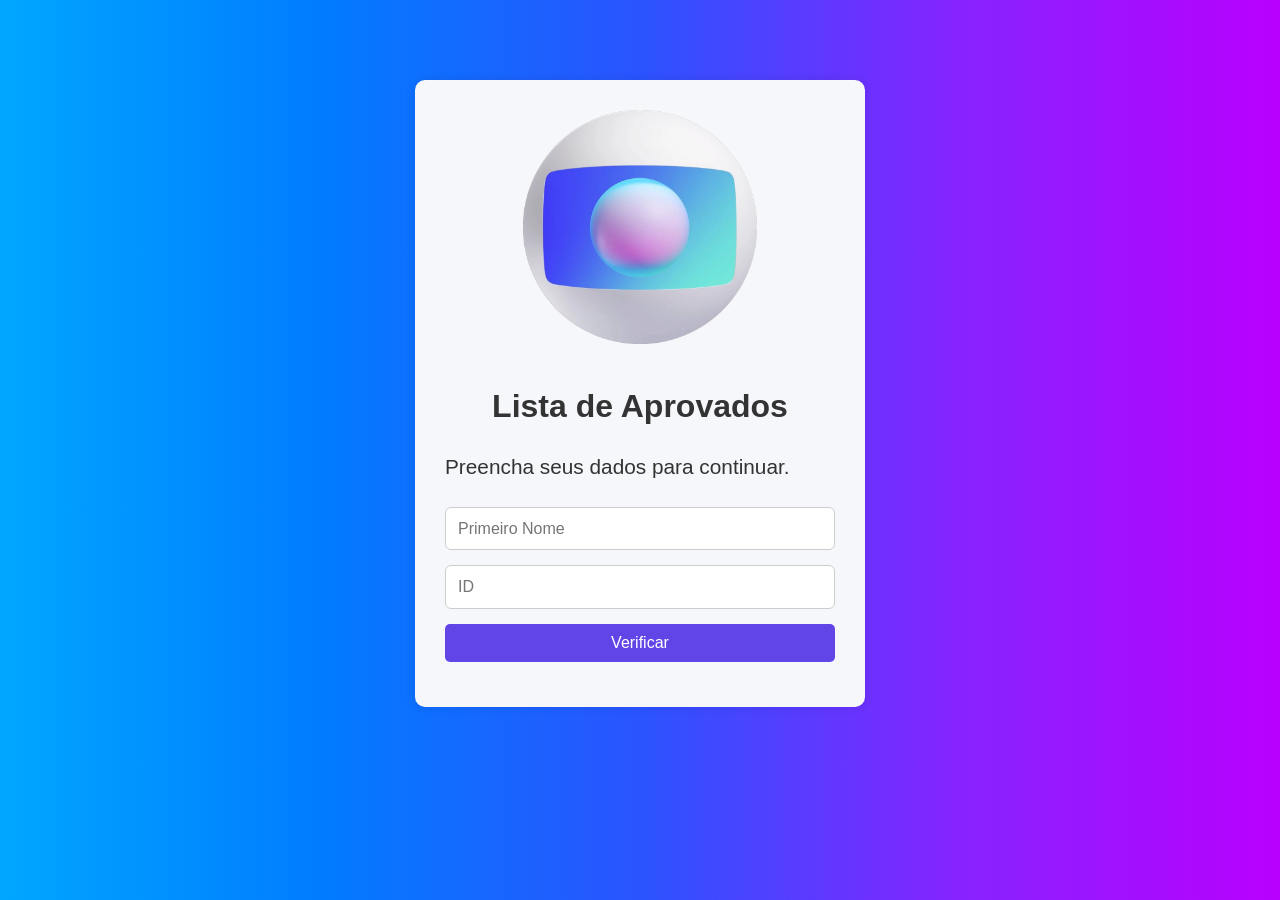
<file: Fase6/index.html>
<!DOCTYPE html>
<html lang="pt-br">

<head>
  <meta charset="UTF-8">
  <meta name="viewport" content="width=device-width, initial-scale=1.0">
  <link rel="stylesheet" href="styles/global.css">
  <title>Lista de Aprovados</title>
  <style>
    img {
      display: block;
      margin-left: auto;
      margin-right: auto;
      width: 60%;
      height: auto;
    }
  </style>
</head>

<body>
  <main class="container container-small">
    <img src="assets/Sem Título-1.png" alt="Globo">
    <br>
    <h1>Lista de Aprovados</h1>
    <p>Preencha seus dados para continuar.</p>
    <br>
    <form onsubmit="event.preventDefault(); verificar();">
      <input type="text" id="nome" placeholder="Primeiro Nome" required>
      <input type="text" id="id" placeholder="ID" required>
      <button type="submit">Verificar</button>
    </form>

<script>
function verificar() {
    const nome = document.getElementById('nome').value.toLowerCase();
    const id = document.getElementById('id').value;
    fetch('assets/convocados.json')
        .then(response => response.json())
        .then(dados => {
            const chave = nome + '|' + id;
            if (dados[chave] === 1) {
                window.location.href = 'pages/aprovado.html';
            } else if (dados[chave] === 0) {
                window.location.href = 'pages/reprovado.html';
            } else {
                window.location.href = 'pages/erro.html';
            }
        });
}
</script>

</body>
</html>
</file>
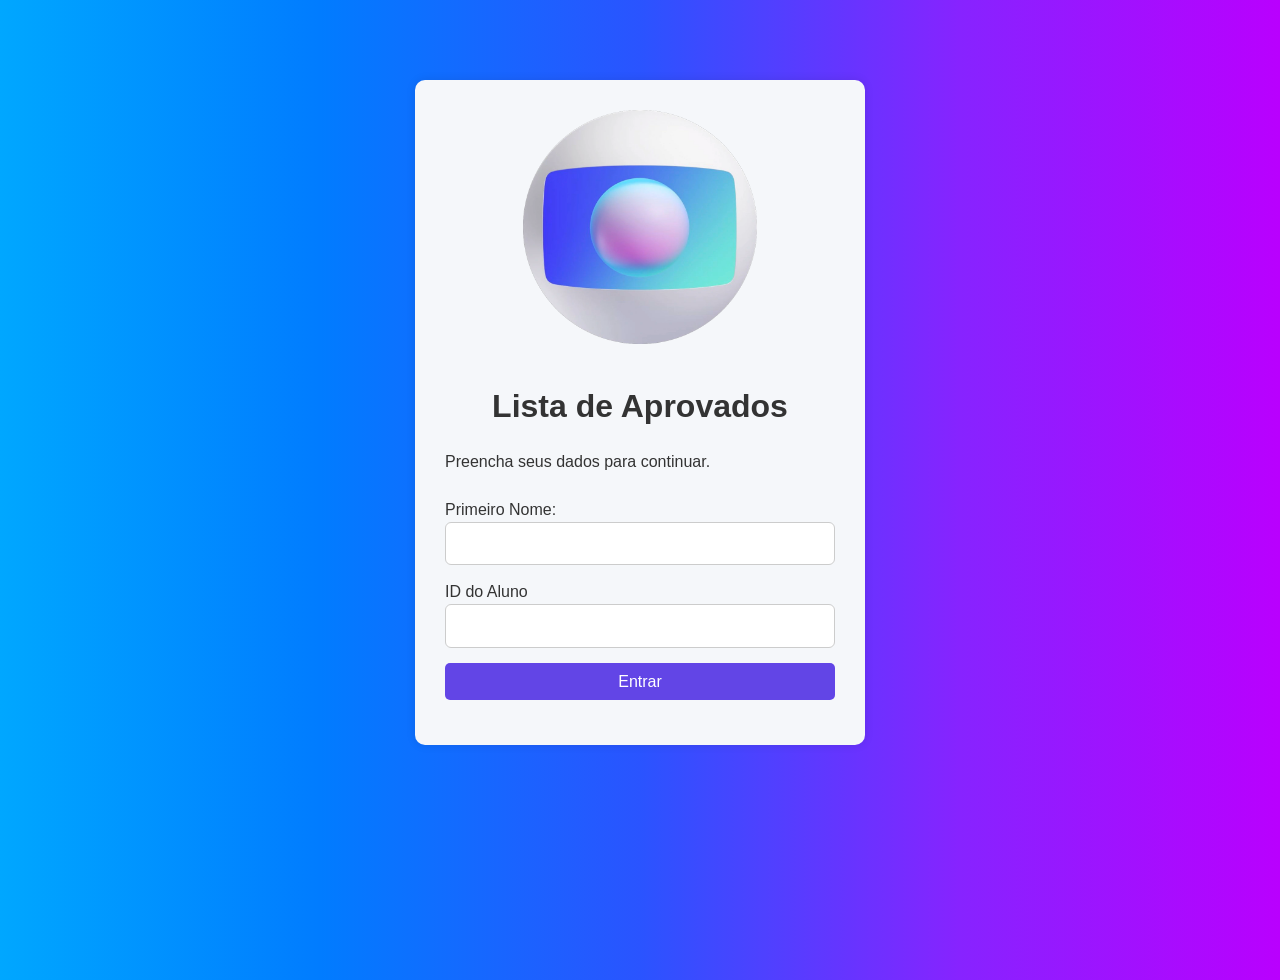
<file: Fase5/pages/index.html>
<!DOCTYPE html>
<html lang="pt-br">

<head>
  <meta charset="UTF-8">
  <meta name="viewport" content="width=device-width, initial-scale=1.0">
  <link rel="stylesheet" href="../styles/global.css">
  <title>Lista de Aprovados</title>
  <style>
    img {
      display: block;
      margin-left: auto;
      margin-right: auto;
      width: 60%;
      height: auto;
    }
  </style>
</head>

<body>
  <main class="container container-small">
    <img src="../assets/Sem Título-1.png" alt="Globo">
    <br>
    <h1>Lista de Aprovados</h1>
    <p>Preencha seus dados para continuar.</p>
    <br>
    <form>
      <label> Primeiro Nome:</label>
      <input type="text" name="nome" required>

      <label>ID do Aluno</label>
      <input type="text" name="id" required>

      <button type="submit">Entrar</button>
    </form>
</body>

</html>
</file>
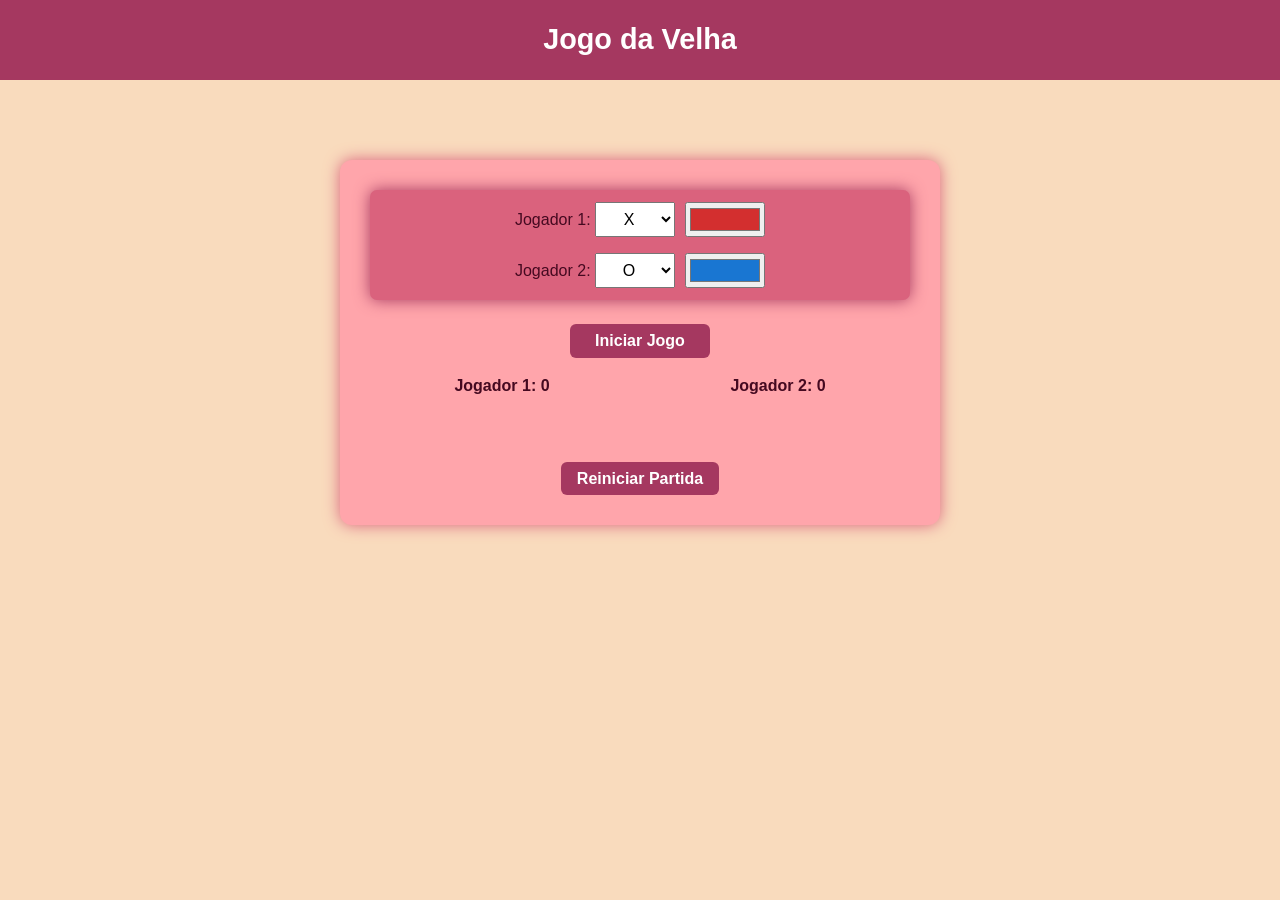
<file: Tic Tac Toe/pages/index.html>
<!DOCTYPE html>
<html lang="pt-BR">
<head>
  <meta charset="UTF-8" />
  <meta name="viewport" content="width=device-width, initial-scale=1.0" />
  <title>Jogo da Velha</title>
  <link rel="stylesheet" href="../styles/style.css">
</head>
<body>
  <header>
    <h1>Jogo da Velha</h1>
  </header>

  <main class="container">
    <!-- Escolha dos símbolos -->
    <section class="player-select">
<div>
  <label>Jogador 1:
    <!-- eu sei que tem como colocar um select único, mas não tava dando certo -->
    <select id="player1">
      <option value="X">X</option>
      <option value="O">O</option>
      <option value="♥">♥ Coração</option>
      <option value="★">★ Estrela</option>
      <option value="♠">♠ Espadas</option>
      <option value="♣">♣ Paus</option>
      <option value="♦">♦ Copas</option>
    </select>
  </label>
    <!-- começa com uma cor base pro 1 e pro 2 -->
  <input type="color" id="player1Color" value="#d32f2f">
</div>

<div>
  <label>Jogador 2:
    <select id="player2">
      <option value="O">O</option>
      <option value="X">X</option>
      <option value="♥">♥ Coração</option>
      <option value="★">★ Estrela</option>
      <option value="♠">♠ Espadas</option>
      <option value="♣">♣ Paus</option>
      <option value="♦">♦ Copas</option>
    </select>
  </label>
  <input type="color" id="player2Color" value="#1976d2">
</div>

    </section>
      <button id="startGame">Iniciar Jogo</button>
    <!-- Placar -->
    <section class="scoreboard">
      <div>Jogador 1: <span id="score1">0</span></div>
      <div>Jogador 2: <span id="score2">0</span></div>
    </section>

    <!-- Tabuleiro -->
    <section class="board" id="board"></section>

    <!-- Mensagens e reiniciar -->
    <p id="message"></p>
    <button id="resetGame">Reiniciar Partida</button>
  </main>

  <script src="../scripts/jogo.js"></script>
</body>
</html>
</file>
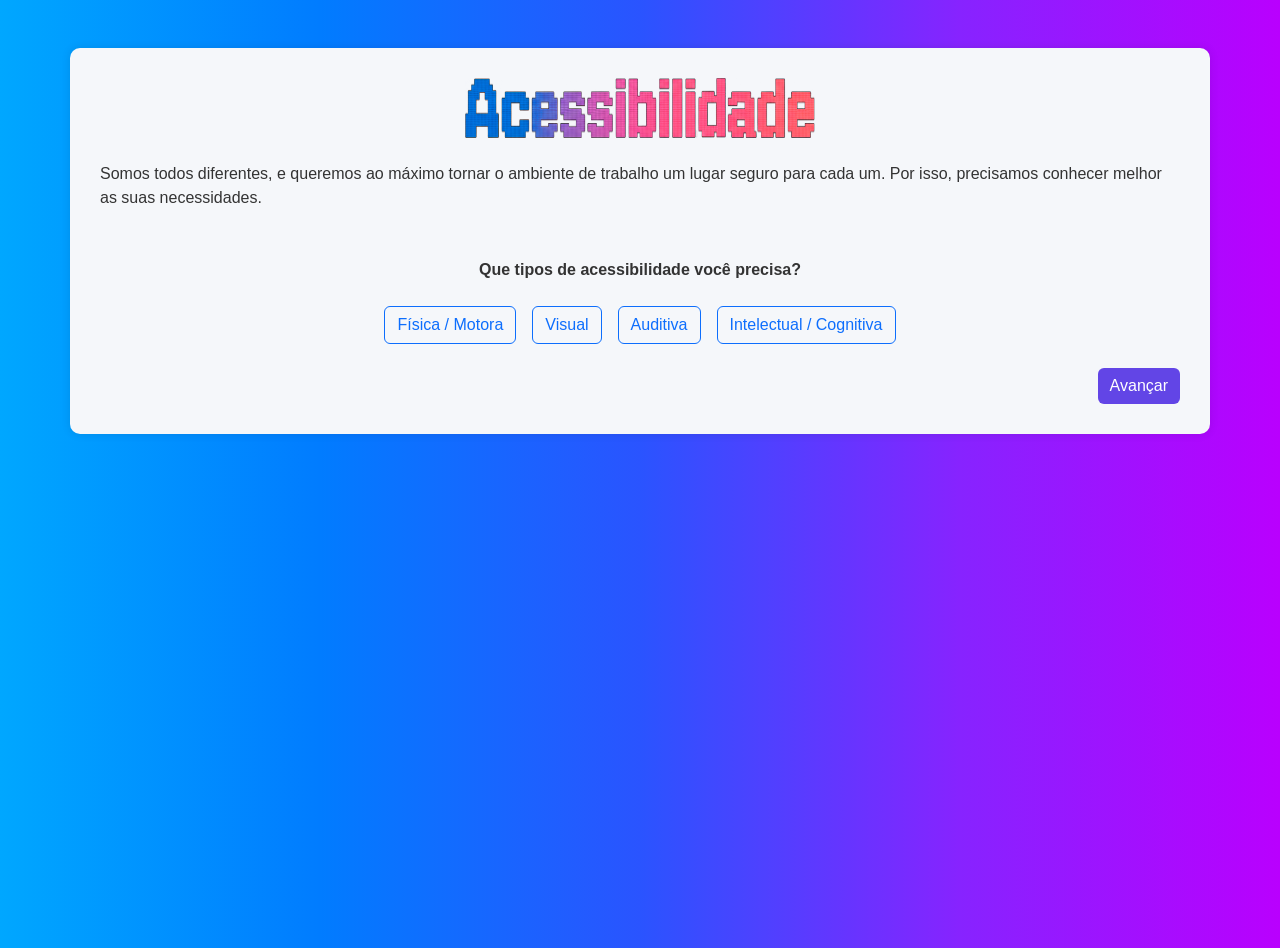
<file: Fase5/pages/acessibilidade.html>
<!DOCTYPE html>
<html lang="pt-BR">

<head>
  <meta charset="UTF-8">
  <title>Acessibilidade</title>
  <meta name="viewport" content="width=device-width, initial-scale=1.0">
  <link href="https://cdn.jsdelivr.net/npm/bootstrap@5.3.3/dist/css/bootstrap.min.css" rel="stylesheet">
  <link rel="stylesheet" href="https://cdn.jsdelivr.net/npm/bootstrap-icons@1.11.3/font/bootstrap-icons.min.css">
  <link rel="stylesheet" href="../styles/global.css">
</head>

<body>
  <main class="container my-5">
    <img src="../assets/acessibilidade.png" alt="Acessibilidade" class="logo mb-4">
    <p>Somos todos diferentes, e queremos ao máximo tornar o ambiente de trabalho um lugar seguro para cada um. Por
      isso, precisamos conhecer melhor as suas necessidades.</p>
    <br><br>
    <p align="center"><b>Que tipos de acessibilidade você precisa?</b></p>
    <br>
    <div class="d-flex flex-wrap justify-content-center gap-3">
      <button class="btn btn-outline-primary" data-bs-toggle="modal" data-bs-target="#modalFisica">Física /
        Motora</button>
      <button class="btn btn-outline-primary" data-bs-toggle="modal" data-bs-target="#modalVisual">Visual</button>
      <button class="btn btn-outline-primary" data-bs-toggle="modal" data-bs-target="#modalAuditiva">Auditiva</button>
      <button class="btn btn-outline-primary" data-bs-toggle="modal" data-bs-target="#modalCognitiva">Intelectual /
        Cognitiva</button>
    </div>
    <div class="text-end mt-4">
      <a href="skills.html" class="btn btn-primary">Avançar</a>
    </div>
  </main>

  <div class="modal fade" id="modalFisica" tabindex="-1" aria-labelledby="modalFisicaLabel" aria-hidden="true">
    <div class="modal-dialog modal-xl modal-dialog-scrollable">
      <div class="modal-content">
        <div class="modal-header">
          <h5 class="modal-title" id="modalFisicaLabel">Acessibilidade Física / Motora</h5>
          <button type="button" class="btn-close" data-bs-dismiss="modal" aria-label="Close"></button>
        </div>
        <div class="modal-body">
          <form action="/submit-step1" method="post">
            <div class="row g-4">
              <div class="col-md-6">
                <div class="card h-100">
                  <div class="card-header">
                    <h5 class="card-title mb-0"><i class="bi bi-arrows-move"></i> Acesso e Deslocamento</h5>
                  </div>
                  <div class="card-body">
                    <p class="card-text">Marque as adaptações de acesso que você necessita:</p>
                    <div class="form-check"><input class="form-check-input" type="checkbox" value="vaga_pcd"
                        id="vagaPcd"><label class="form-check-label" for="vagaPcd">Vaga de estacionamento reservada e
                        próxima</label></div>
                    <div class="form-check"><input class="form-check-input" type="checkbox" value="rampas_elevadores"
                        id="rampas"><label class="form-check-label" for="rampas">Acesso por rampas e/ou
                        elevadores</label></div>
                    <div class="form-check"><input class="form-check-input" type="checkbox" value="portas_largas"
                        id="portasLargas"><label class="form-check-label" for="portasLargas">Portas e corredores com
                        largura acessível</label></div>
                    <div class="form-check"><input class="form-check-input" type="checkbox" value="banheiro_acessivel"
                        id="banheiroAcessivel"><label class="form-check-label" for="banheiroAcessivel">Banheiros
                        adaptados com barras de apoio</label></div>
                  </div>
                </div>
              </div>
              <div class="col-md-6">
                <div class="card h-100">
                  <div class="card-header">
                    <h5 class="card-title mb-0"><i class="bi bi-display"></i> Estação de Trabalho</h5>
                  </div>
                  <div class="card-body">
                    <div class="mb-3"><label for="mesaTrabalho" class="form-label">Tipo de mesa ideal:</label><select
                        class="form-select" id="mesaTrabalho">
                        <option selected>Selecione uma opção...</option>
                        <option value="padrao">Padrão</option>
                        <option value="altura_ajustavel">Com altura ajustável</option>
                      </select></div>
                    <div class="mb-3"><label class="form-label">Recursos da cadeira:</label>
                      <div class="form-check"><input class="form-check-input" type="checkbox" value="ergonomica"
                          id="cadeiraErgo"><label class="form-check-label" for="cadeiraErgo">Cadeira Ergonômica (NR-17)
                          <a href="#" class="badge bg-info text-decoration-none" tabindex="0" data-bs-toggle="popover"
                            data-bs-trigger="focus" data-bs-title="Norma Regulamentadora 17"
                            data-bs-content="Refere-se a uma cadeira que atende aos parâmetros de ergonomia definidos pela legislação, visando garantir conforto, segurança e desempenho eficiente.">?</a></label>
                      </div>
                      <div class="form-check"><input class="form-check-input" type="checkbox" value="apoio_braco"
                          id="apoioBraco"><label class="form-check-label" for="apoioBraco">Com apoios de braço
                          ajustáveis</label></div>
                    </div>
                  </div>
                </div>
              </div>
            </div>
            <div class="card mt-4">
              <div class="card-header">
                <h5 class="card-title mb-0"><i class="bi bi-person-wheelchair"></i> Equipamentos de Mobilidade</h5>
              </div>
              <div class="card-body">
                <div class="accordion" id="accordionMobilidade">
                  <div class="accordion-item">
                    <h2 class="accordion-header" id="headingOne"><button class="accordion-button collapsed"
                        type="button" data-bs-toggle="collapse" data-bs-target="#collapseOne" aria-expanded="false"
                        aria-controls="collapseOne">Utiliza cadeira de rodas? Clique aqui para mais detalhes.</button>
                    </h2>
                    <div id="collapseOne" class="accordion-collapse collapse" aria-labelledby="headingOne"
                      data-bs-parent="#accordionMobilidade">
                      <div class="accordion-body"><strong>Qual o tipo?</strong>
                        <div class="form-check"><input class="form-check-input" type="radio" name="tipoCadeira"
                            id="cadeiraManual" value="manual"><label class="form-check-label"
                            for="cadeiraManual">Manual</label></div>
                        <div class="form-check"><input class="form-check-input" type="radio" name="tipoCadeira"
                            id="cadeiraMotorizada" value="motorizada"><label class="form-check-label"
                            for="cadeiraMotorizada">Motorizada</label></div>
                        <hr><strong>Necessidades associadas:</strong>
                        <div class="form-check"><input class="form-check-input" type="checkbox" value="espaco_manobra"
                            id="espacoManobra"><label class="form-check-label" for="espacoManobra">Espaço para manobra
                            na mesa de trabalho</label></div>
                        <div class="form-check"><input class="form-check-input" type="checkbox" value="ponto_energia"
                            id="pontoEnergia"><label class="form-check-label" for="pontoEnergia">Ponto de energia
                            próximo para recarga</label></div>
                      </div>
                    </div>
                  </div>
                </div>
              </div>
            </div>
          </form>
        </div>
        <div class="modal-footer">
          <button type="button" class="btn btn-secondary" data-bs-dismiss="modal">Fechar</button>
          <button type="button" class="btn btn-primary">Salvar</button>
        </div>
      </div>
    </div>
  </div>

  <div class="modal fade" id="modalVisual" tabindex="-1" aria-labelledby="modalVisualLabel" aria-hidden="true">
    <div class="modal-dialog modal-xl modal-dialog-scrollable">
      <div class="modal-content">
        <div class="modal-header">
          <h5 class="modal-title" id="modalVisualLabel">Acessibilidade Visual</h5>
          <button type="button" class="btn-close" data-bs-dismiss="modal" aria-label="Close"></button>
        </div>
        <div class="modal-body">
          <form action="/submit-step2" method="post">
            <div class="row g-4">
              <div class="col-lg-7">
                <div class="card h-100">
                  <div class="card-header">
                    <h5 class="card-title mb-0"><i class="bi bi-pc-display"></i> Acessibilidade Digital</h5>
                  </div>
                  <div class="card-body">
                    <p>Qual tecnologia assistiva você mais utiliza?</p>
                    <div class="btn-group w-100" role="group" aria-label="Tecnologia Assistiva"><input type="radio"
                        class="btn-check" name="tec_assistiva" id="radioLeitor" autocomplete="off"><label
                        class="btn btn-outline-primary" for="radioLeitor">Leitor de Tela</label><input type="radio"
                        class="btn-check" name="tec_assistiva" id="radioAmpliador" autocomplete="off"><label
                        class="btn btn-outline-primary" for="radioAmpliador">Ampliador de Tela</label><input
                        type="radio" class="btn-check" name="tec_assistiva" id="radioContraste"
                        autocomplete="off"><label class="btn btn-outline-primary" for="radioContraste">Alto
                        Contraste</label></div>
                    <div class="mt-3"><label for="softwareNome" class="form-label">Se utiliza algum software, qual o
                        nome?</label><input type="text" class="form-control" id="softwareNome"
                        placeholder="Ex: NVDA, JAWS, ZoomText..."></div>
                  </div>
                </div>
              </div>
              <div class="col-lg-5">
                <div class="card h-100">
                  <div class="card-header">
                    <h5 class="card-title mb-0"><i class="bi bi-lightbulb"></i> Preferências de Ambiente</h5>
                  </div>
                  <div class="card-body">
                    <div class="mb-3"><label for="iluminacaoRange" class="form-label">Nível de iluminação
                        preferencial:</label><input type="range" class="form-range" min="1" max="5"
                        id="iluminacaoRange">
                      <div class="d-flex justify-content-between"><small>Baixa</small><small>Alta</small></div>
                    </div>
                    <div class="mb-3"><label for="corFundo" class="form-label">Cor de fundo preferida em
                        sistemas:</label><input type="color" class="form-control form-control-color" id="corFundo"
                        value="#FFFFFF" title="Escolha sua cor"></div>
                  </div>
                </div>
              </div>
            </div>
            <div class="card mt-4">
              <div class="card-header">
                <h5 class="card-title mb-0"><i class="bi bi-signpost-split"></i> Navegação no Ambiente Físico</h5>
              </div>
              <div class="card-body">
                <p>Quais recursos de sinalização facilitariam sua locomoção?</p>
                <div class="form-check form-switch"><input class="form-check-input" type="checkbox" role="switch"
                    id="pisoTatil"><label class="form-check-label" for="pisoTatil">Piso tátil <a href="#"
                      class="badge bg-info text-decoration-none" tabindex="0" data-bs-toggle="popover"
                      data-bs-trigger="focus" data-bs-title="O que é Piso Tátil?"
                      data-bs-content="É uma sinalização no chão com relevo para guiar pessoas com deficiência visual. Existem dois tipos: o direcional (linhas) para indicar o caminho e o de alerta (círculos) para indicar obstáculos ou perigo.">?</a></label>
                </div>
                <div class="form-check form-switch"><input class="form-check-input" type="checkbox" role="switch"
                    id="placasBraille"><label class="form-check-label" for="placasBraille">Placas em Braille</label>
                </div>
                <div class="form-check form-switch"><input class="form-check-input" type="checkbox" role="switch"
                    id="fontesGrandes"><label class="form-check-label" for="fontesGrandes">Sinalização com fontes
                    ampliadas</label></div>
              </div>
            </div>
          </form>
        </div>
        <div class="modal-footer">
          <button type="button" class="btn btn-secondary" data-bs-dismiss="modal">Fechar</button>
          <button type="button" class="btn btn-primary">Salvar</button>
        </div>
      </div>
    </div>
  </div>

  <div class="modal fade" id="modalAuditiva" tabindex="-1" aria-labelledby="modalAuditivaLabel" aria-hidden="true">
    <div class="modal-dialog modal-xl modal-dialog-scrollable">
      <div class="modal-content">
        <div class="modal-header">
          <h5 class="modal-title" id="modalAuditivaLabel">Acessibilidade Auditiva</h5>
          <button type="button" class="btn-close" data-bs-dismiss="modal" aria-label="Close"></button>
        </div>
        <div class="modal-body">
          <form action="/submit-step3" method="post">
            <div class="card">
              <div class="card-header">
                <h5 class="card-title mb-0"><i class="bi bi-people-fill"></i> Recursos de Comunicação em Reuniões</h5>
              </div>
              <div class="card-body table-responsive">
                <p>Para cada cenário, marque os recursos que você necessita:</p>
                <table class="table table-bordered text-center">
                  <thead class="table-light">
                    <tr>
                      <th class="text-start">Cenário</th>
                      <th>Intérprete de Libras</th>
                      <th>Legendas ao Vivo</th>
                      <th>Material Pós-Reunião</th>
                    </tr>
                  </thead>
                  <tbody>
                    <tr>
                      <td class="text-start">Reuniões online</td>
                      <td><input class="form-check-input" type="checkbox" value="libras_online"></td>
                      <td><input class="form-check-input" type="checkbox" value="legendas_online"></td>
                      <td><input class="form-check-input" type="checkbox" value="material_online"></td>
                    </tr>
                    <tr>
                      <td class="text-start">Treinamentos presenciais</td>
                      <td><input class="form-check-input" type="checkbox" value="libras_presencial"></td>
                      <td><input class="form-check-input" type="checkbox" value="legendas_presencial"></td>
                      <td><input class="form-check-input" type="checkbox" value="material_presencial"></td>
                    </tr>
                  </tbody>
                </table>
              </div>
            </div>
            <div class="row g-4 mt-1">
              <div class="col-md-6">
                <div class="card h-100">
                  <div class="card-header">
                    <h5 class="card-title mb-0"><i class="bi bi-chat-dots"></i> Comunicação no Dia a Dia</h5>
                  </div>
                  <div class="card-body"><label for="comunicacaoDiaria" class="form-label">Forma de comunicação
                      preferencial para demandas rápidas:</label><select class="form-select" id="comunicacaoDiaria">
                      <option selected>Escolha uma opção...</option>
                      <option value="chat">Chat (Teams, Slack, etc.)</option>
                      <option value="email">E-mail</option>
                    </select><label for="leituraLabial" class="form-label mt-3">Seu nível de conforto com leitura
                      labial:</label>
                    <div class="progress" style="height: 20px;">
                      <div class="progress-bar" role="progressbar" style="width: 50%;" aria-valuenow="50"
                        aria-valuemin="0" aria-valuemax="100">50%</div>
                    </div>
                  </div>
                </div>
              </div>
              <div class="col-md-6">
                <div class="card h-100">
                  <div class="card-header">
                    <h5 class="card-title mb-0"><i class="bi bi-exclamation-triangle"></i> Alertas e Segurança</h5>
                  </div>
                  <div class="card-body">
                    <p>Para alarmes de emergência, você precisa de:</p>
                    <div class="form-check"><input class="form-check-input" type="checkbox" value="alerta_visual"
                        id="alertaVisual"><label class="form-check-label" for="alertaVisual">Alertas visuais (luzes) <a
                          href="#" class="badge bg-info text-decoration-none" tabindex="0" data-bs-toggle="popover"
                          data-bs-trigger="focus" data-bs-title="O que são Alertas Visuais?"
                          data-bs-content="São sistemas de luzes (geralmente estroboscópicas, que piscam com alta intensidade) que são ativados junto com os alarmes sonoros para alertar pessoas com deficiência auditiva sobre uma emergência.">?</a></label>
                    </div>
                    <div class="form-check"><input class="form-check-input" type="checkbox" value="alerta_vibratorio"
                        id="alertaVibratorio"><label class="form-check-label" for="alertaVibratorio">Notificações
                        vibratórias no celular</label></div>
                  </div>
                </div>
              </div>
            </div>
          </form>
        </div>
        <div class="modal-footer">
          <button type="button" class="btn btn-secondary" data-bs-dismiss="modal">Fechar</button>
          <button type="button" class="btn btn-primary">Salvar</button>
        </div>
      </div>
    </div>
  </div>

  <div class="modal fade" id="modalCognitiva" tabindex="-1" aria-labelledby="modalCognitivaLabel" aria-hidden="true">
    <div class="modal-dialog modal-xl modal-dialog-scrollable">
      <div class="modal-content">
        <div class="modal-header">
          <h5 class="modal-title" id="modalCognitivaLabel">Acessibilidade Intelectual / Cognitiva</h5>
          <button type="button" class="btn-close" data-bs-dismiss="modal" aria-label="Close"></button>
        </div>
        <div class="modal-body">
          <form action="/submit-final" method="post">
            <div class="row g-4">
              <div class="col-lg-6">
                <div class="card h-100">
                  <div class="card-body">
                    <h5 class="card-title"><i class="bi bi-ui-checks-grid"></i> Organização de Tarefas</h5>
                    <p>Qual formato de instrução funciona melhor para você?</p>
                    <div class="form-check">
                      <input class="form-check-input" type="radio" name="instrucao" id="instrucaoEscrita">
                      <label class="form-check-label" for="instrucaoEscrita">Instruções detalhadas por escrito</label>
                    </div>
                    <div class="form-check">
                      <input class="form-check-input" type="radio" name="instrucao" id="instrucaoVisual">
                      <label class="form-check-label" for="instrucaoVisual">Com apoio visual (Kanban, checklists)
                        <a href="#" class="badge bg-info text-decoration-none" tabindex="0" data-bs-toggle="popover"
                          data-bs-trigger="focus" data-bs-title="O que é Kanban?"
                          data-bs-content="É uma metodologia visual para gerenciar tarefas usando colunas como 'A Fazer', 'Em Progresso' e 'Concluído'. Ajuda a organizar o fluxo de trabalho de forma clara e eficiente.">?</a>
                      </label>
                    </div>
                    <div class="form-check">
                      <input class="form-check-input" type="radio" name="instrucao" id="instrucaoVerbal">
                      <label class="form-check-label" for="instrucaoVerbal">Conversas de alinhamento rápidas</label>
                    </div>
                  </div>
                </div>
              </div>
              <div class="col-lg-6">
                <div class="card h-100">
                  <div class="card-body">
                    <h5 class="card-title"><i class="bi bi-earbuds"></i> Ambiente de Trabalho Sensorial</h5>
                    <label for="ambienteRange" class="form-label">Seu ambiente de trabalho ideal seria:</label>
                    <div class="d-flex justify-content-between mb-2">
                      <span>Silencioso <i class="bi bi-volume-mute"></i></span>
                      <span><i class="bi bi-volume-up"></i> Agitado</span>
                    </div>
                    <input type="range" class="form-range" min="1" max="5" id="ambienteRange">
                    <div class="form-check form-switch mt-3">
                      <input class="form-check-input" type="checkbox" role="switch" id="fonesSwitch">
                      <label class="form-check-label" for="fonesSwitch">A permissão para uso de fones com cancelamento
                        de ruído seria útil</label>
                    </div>
                  </div>
                </div>
              </div>
              <div class="col-12">
                <div class="card mt-4">
                  <div class="card-body">
                    <h5 class="card-title"><i class="bi bi-person-check"></i> Suporte e Rotina</h5>
                    <p>Quais dos seguintes suportes facilitariam sua rotina? (selecione quantos precisar)</p>
                    <select class="form-select" multiple aria-label="Suportes de rotina">
                      <option value="horario_flexivel">Horários de trabalho flexíveis</option>
                      <option value="pausas_programadas">Possibilidade de pausas sensoriais</option>
                      <option value="mentoria">Um mentor ou "colega de apoio"</option>
                      <option value="software_organizacao">Licença para softwares de organização e foco</option>
                    </select>
                    <small class="form-text text-muted">Segure Ctrl (ou Cmd) para selecionar mais de um.</small>
                  </div>
                </div>
              </div>
            </div>
          </form>
        </div>
        <div class="modal-footer">
          <button type="button" class="btn btn-secondary" data-bs-dismiss="modal">Fechar</button>
          <button type="button" class="btn btn-primary">Salvar</button>
        </div>
      </div>
    </div>
  </div>

  <script src="https://cdn.jsdelivr.net/npm/bootstrap@5.3.3/dist/js/bootstrap.bundle.min.js"></script>

  <script>
    const popoverTriggerList = document.querySelectorAll('[data-bs-toggle="popover"]')
    const popoverList = [...popoverTriggerList].map(popoverTriggerEl => new bootstrap.Popover(popoverTriggerEl))
  </script>

</body>

</html>
</file>
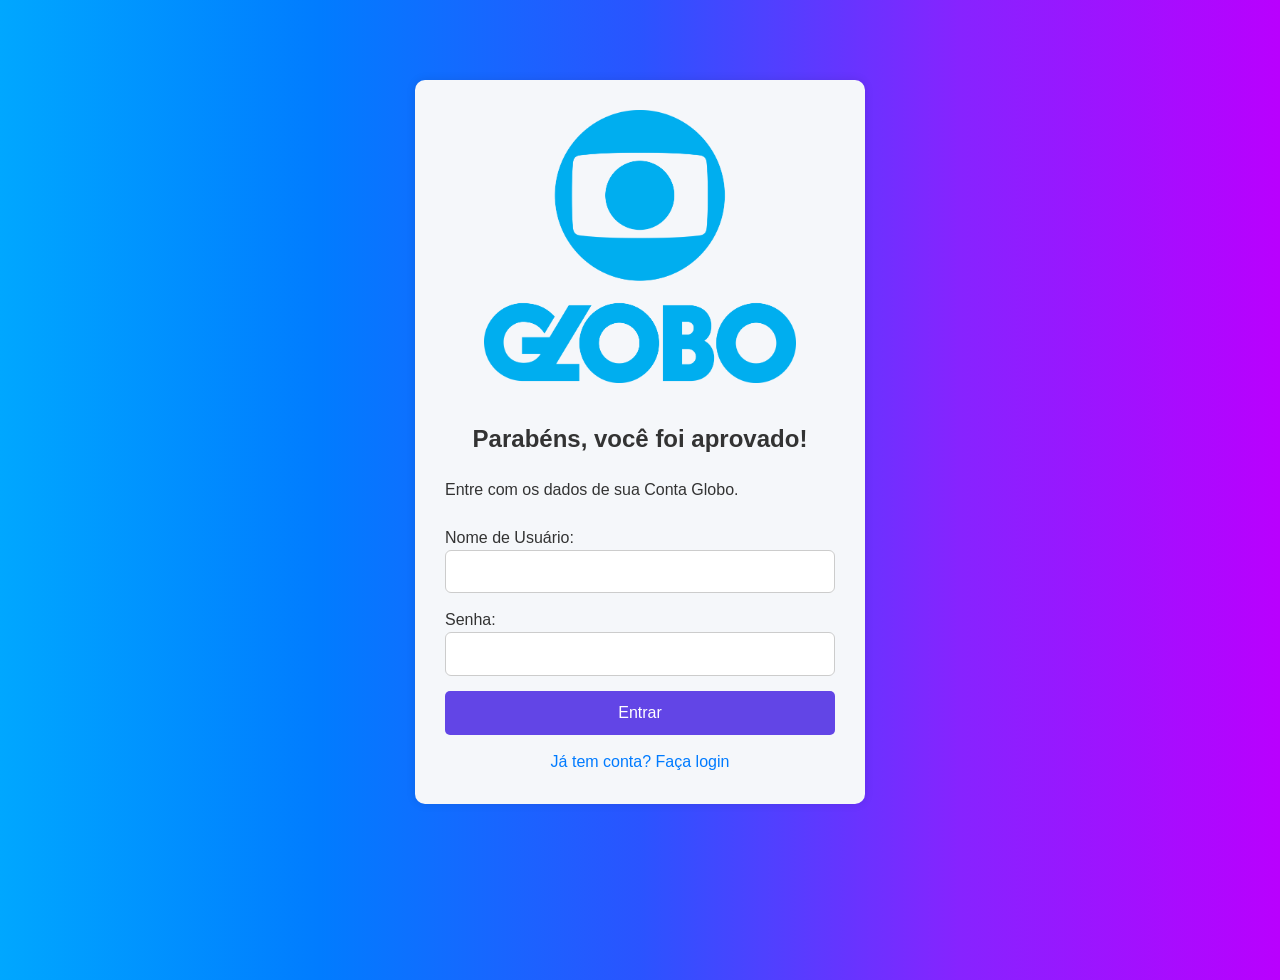
<file: Fase5/pages/aprovado.html>
<!DOCTYPE html>
<html lang="pt-br">
<head>
  <meta charset="UTF-8">
  <meta name="viewport" content="width=device-width, initial-scale=1.0">
  <link rel="stylesheet" href="../styles/global.css">
  <title>Aprovado</title>
  <style>

img {
  display: block;  
  margin-left: auto;
  margin-right: auto;
  width: 80%;
  height: auto;
}
</style>
</head>
<body>
  <main class="container container-small">
    <img src="../assets/globo-tv-logo.png" alt="Globo">
    <br>
    <h2>Parabéns, você foi aprovado!</h2>
    
    <p>Entre com os dados de sua Conta Globo.</p>

    <br>
    <form>
      <label>Nome de Usuário:</label>
      <input type="text" name="nome" required>

      <label>Senha:</label>
      <input type="text" name="id" required>

      <a href="cadastro.html" class="botao-cadastro">Entrar</a>
    </form>
    

    <div class="link">
        <a href="index.html">Já tem conta? Faça login</a>
    </div>
  </main>
</body>
</html>
</file>
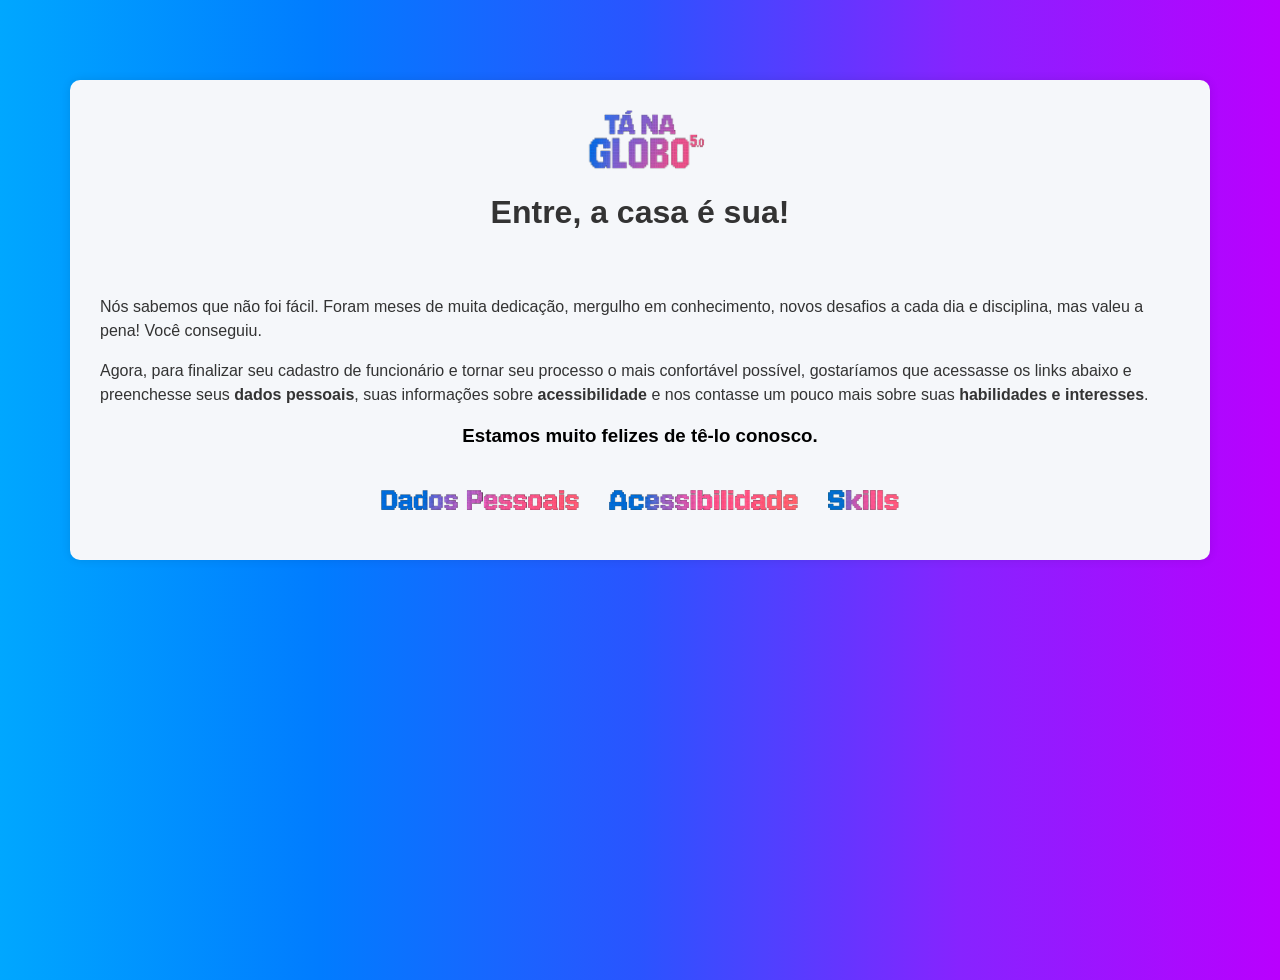
<file: Fase5/pages/cadastro.html>
<!DOCTYPE html>
<html lang="pt-br">

<head>
    <meta charset="UTF-8">
    <meta name="viewport" content="width=device-width, initial-scale=1.0">
    <link rel="stylesheet" href="../styles/global.css">
    <title>Cadastro</title>
    <style>
        .links-container img {
        height: 20px; 
        width: auto;  
        display: block;
        }
        .links-container img:hover {
        opacity: 0.5; 
        transition: opacity 0.3s ease; 
        }

</style> 
</head>

<body>
    <main class="container container-landing">
        <img class="logo" src="../assets/logo_form.png" alt="Tá na Globo 5.0">
        <h1>Entre, a casa é sua!</h1>
        <br>
        <p>Nós sabemos que não foi fácil. Foram meses de muita dedicação, mergulho em conhecimento, novos desafios a cada dia e disciplina, mas valeu a pena! Você conseguiu.</p>
        <p>Agora, para finalizar seu cadastro de funcionário e tornar seu processo o mais confortável possível, gostaríamos que acessasse os links abaixo e preenchesse seus <b>dados pessoais</b>, suas informações sobre <b>acessibilidade</b> e nos contasse um pouco mais sobre suas <b>habilidades e interesses</b>.</p>
        <h3 class="titulo-centralizado">Estamos muito felizes de tê-lo conosco.</h3>
<br>
        <div class="links-container">
            <a href="pessoais.html" class="pessoais-img">
                <img src="../assets/dados_pessoais.png" alt="Dados Pessoais">
            </a>
            <a href="acessibilidade.html" class="acess-img">
                <img src="../assets/acessibilidade.png" alt="Acessibilidade">
            </a>
            <a href="skills.html" class="skills-img">
                <img src="../assets/skills.png" alt="Skills">
            </a>
        </div>
    </main>
</body>

</html>
</file>
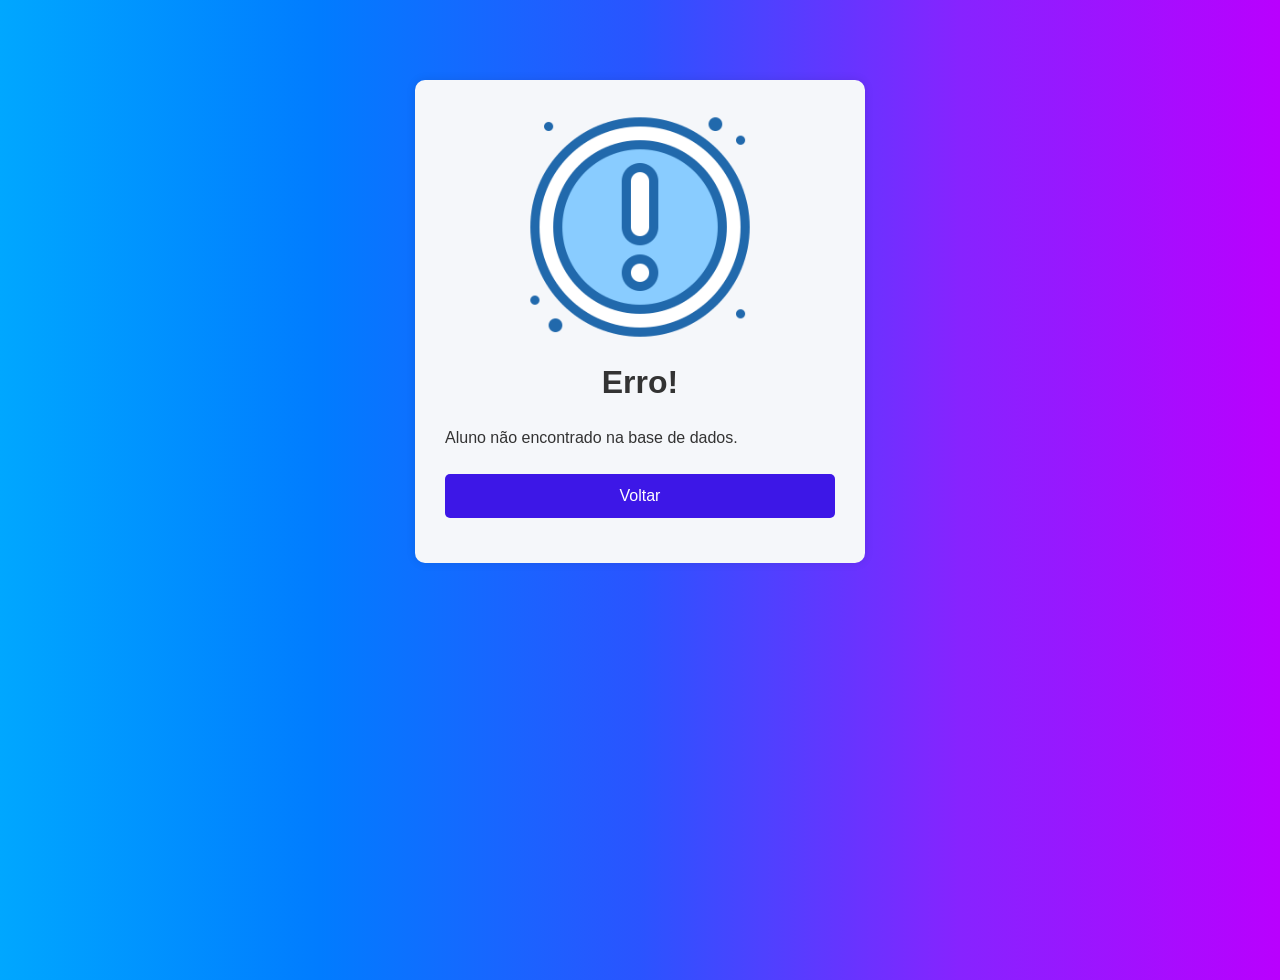
<file: Fase5/pages/erro.html>
<!-- erro.html -->
<!DOCTYPE html>
<html lang="pt-br">
<head>
  <meta charset="UTF-8">
  <meta name="viewport" content="width=device-width, initial-scale=1.0">
  <link rel="stylesheet" href="../styles/global.css">
  <title>Erro!</title>
  <style>
img {
  display: block;  
  margin-left: auto;
  margin-right: auto;
  width: 60%;
  height: auto;
}
</style>
</head>
<body>
  <main class="container container-small">
    <img src="../assets/error.png" alt="Globo">
    <h1>Erro!</h1>
    <p>Aluno não encontrado na base de dados.</p>
    <br>
    <a href="index.html" class="botao-voltar">Voltar</a>
  </main>
</body>
</html>
</file>
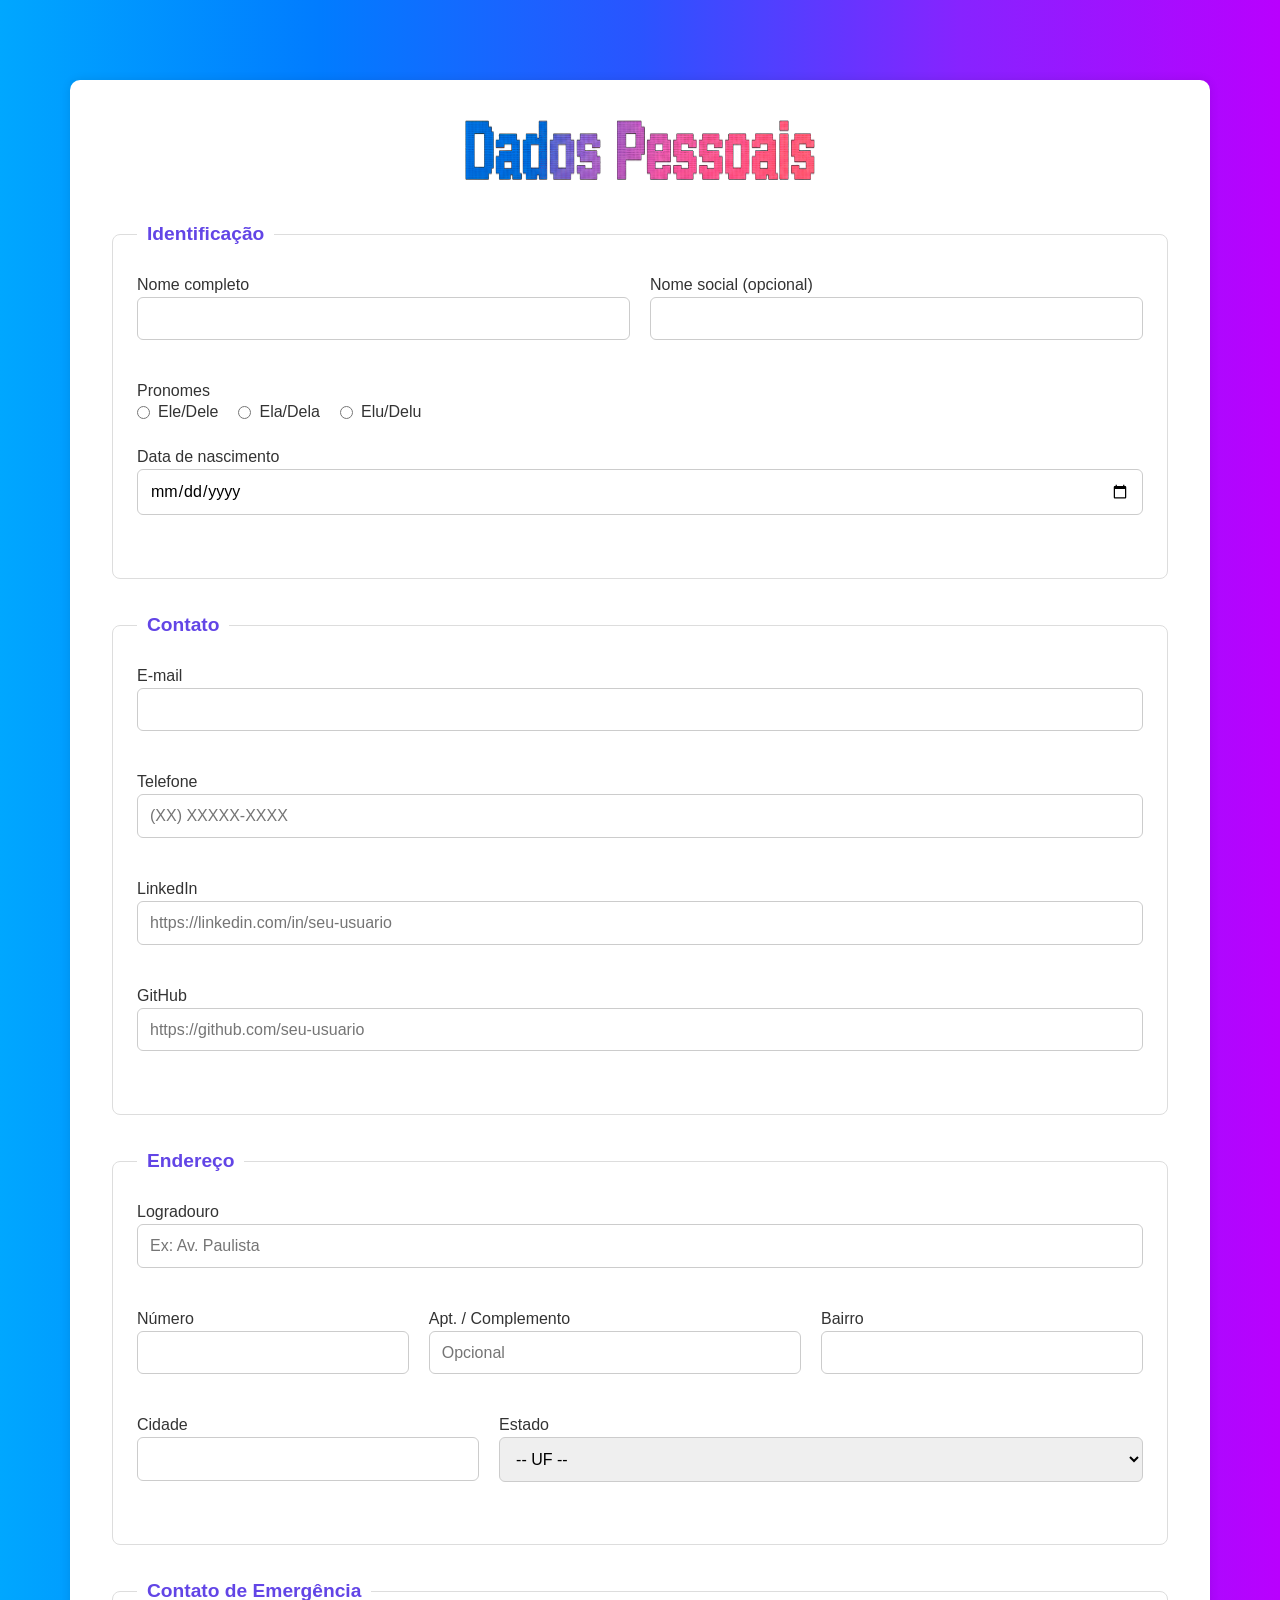
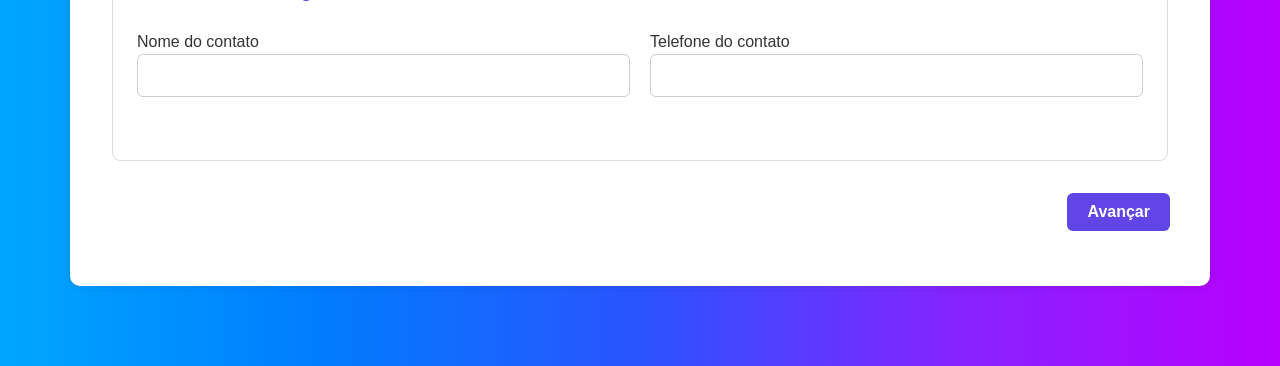
<file: Fase5/pages/pessoais.html>
<!DOCTYPE html>
<html lang="pt-BR">
<head>
  <meta charset="UTF-8">
  <title>Dados Pessoais</title>
  <meta name="viewport" content="width=device-width, initial-scale=1.0">
  <link rel="stylesheet" href="../styles/global.css">
</head>
<body>
  <main class="container form-container">
    <div class="form-header">
      <img src="../assets/dados_pessoais.png" alt="Dados Pessoais" class="logo">
      </div>

    <form action="/submit-data" method="post">
      <fieldset>
        <legend>Identificação</legend>
        <div class="form-row">
            <div class="form-group">
                <label for="nome">Nome completo</label>
                <input type="text" id="nome" name="nome" required>
            </div>
            <div class="form-group">
                <label for="nome_social">Nome social (opcional)</label>
                <input type="text" id="nome_social" name="nome_social">
            </div>
        </div>
        <div class="form-group">
            <label>Pronomes</label>
            <div class="radio-group">
                <label><input type="radio" name="pronomes" value="ele/dele"> Ele/Dele</label>
                <label><input type="radio" name="pronomes" value="ela/dela"> Ela/Dela</label>
                <label><input type="radio" name="pronomes" value="elu/delu"> Elu/Delu</label>
            </div>
        </div>
        <div class="form-group">
            <label for="data_nascimento">Data de nascimento</label>
            <input type="date" id="data_nascimento" name="data_nascimento">
        </div>
      </fieldset>

      <fieldset>
        <legend>Contato</legend>
        <div class="form-group">
            <label for="email">E-mail</label>
            <input type="email" id="email" name="email">
        </div>
        <div class="form-group">
            <label for="telefone">Telefone</label>
            <input type="tel" id="telefone" name="telefone" placeholder="(XX) XXXXX-XXXX">
        </div>
        <div class="form-group">
            <label for="linkedin">LinkedIn</label>
            <input type="url" id="linkedin" name="linkedin" placeholder="https://linkedin.com/in/seu-usuario">
        </div>
        <div class="form-group">
            <label for="github">GitHub</label>
            <input type="url" id="github" name="github" placeholder="https://github.com/seu-usuario">
        </div>
      </fieldset>
      
      <fieldset>
        <legend>Endereço</legend>
        <div class="form-group">
            <label for="logradouro">Logradouro</label>
            <input type="text" id="logradouro" name="logradouro" placeholder="Ex: Av. Paulista">
        </div>
        <div class="form-row">
            <div class="form-group" style="flex-basis: 25%; min-width: 80px;">
                <label for="numero">Número</label>
                <input type="text" id="numero" name="numero">
            </div>
            <div class="form-group" style="flex-basis: 35%; min-width: 120px;">
                <label for="apt">Apt. / Complemento</label>
                <input type="text" id="apt" name="apt" placeholder="Opcional">
            </div>
            <div class="form-group" style="flex-basis: 30%; min-width: 150px;">
                <label for="bairro">Bairro</label>
                <input type="text" id="bairro" name="bairro">
            </div>
        </div>
        <div class="form-row">
            <div class="form-group">
                <label for="cidade">Cidade</label>
                <input type="text" id="cidade" name="cidade">
            </div>
            <div class="form-group" style="flex-basis: 30%; min-width: 100px;">
                <label for="estado">Estado</label>
                <select id="estado" name="estado">
                  <option value="">-- UF --</option>
                  <optgroup label="Sudeste">
                    <option value="SP">São Paulo</option>
                    <option value="RJ">Rio de Janeiro</option>
                    <option value="MG">Minas Gerais</option>
                  </optgroup>
                  <optgroup label="Sul">
                    <option value="RS">Rio Grande do Sul</option>
                    <option value="PR">Paraná</option>
                    <option value="SC">Santa Catarina</option>
                  </optgroup>
                  </select>
            </div>
        </div>
      </fieldset>

      <fieldset>
        <legend>Contato de Emergência</legend>
        <div class="form-row">
            <div class="form-group">
                <label for="contato_emergencia_nome">Nome do contato</label>
                <input type="text" id="contato_emergencia_nome" name="contato_emergencia_nome">
            </div>
            <div class="form-group">
                <label for="contato_emergencia_tel">Telefone do contato</label>
                <input type="tel" id="contato_emergencia_tel" name="contato_emergencia_tel">
            </div>
        </div>
      </fieldset>
      
	  <div class="form-actions">
        <button type="submit" class="submit-button small-button">Avançar</button>
      </div>
    </form>
  </main>
</body>
</html>
</file>
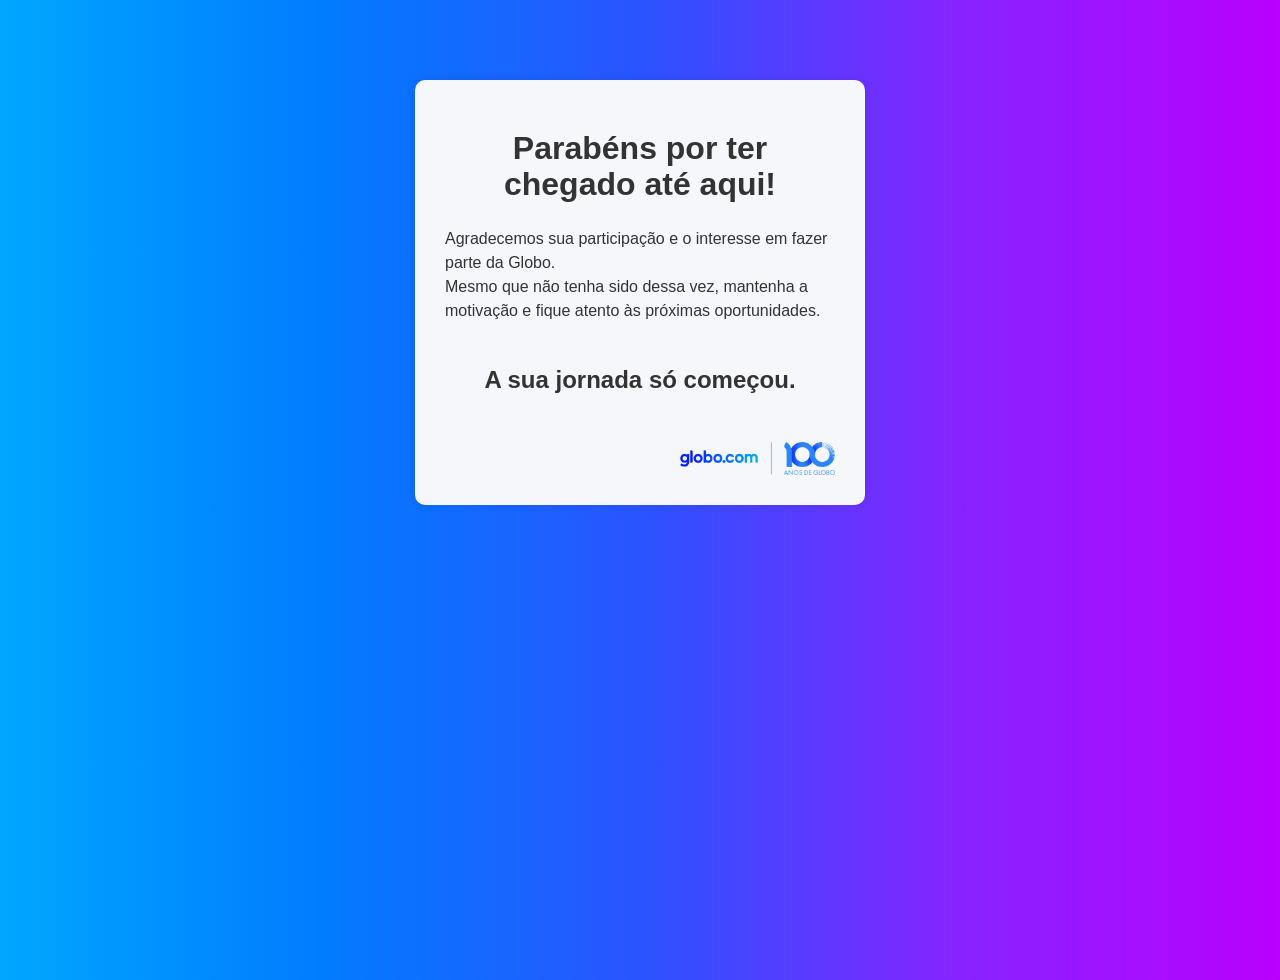
<file: Fase5/pages/reprovado.html>
<!DOCTYPE html>
<html lang="pt-br">
<head>
  <meta charset="UTF-8">
  <meta name="viewport" content="width=device-width, initial-scale=1.0">
  <link rel="stylesheet" href="../styles/global.css">
  <title>Não foi dessa vez...</title>
  <style>

img {
  display: block;
  margin-left: auto;
  margin-right: 0;
  width: 40%;
  height: auto;
}
</style>
</head>
<body>
  <main class="container container-small">
    <h1>Parabéns por ter chegado até aqui!</h1>
    <p>Agradecemos sua participação e o interesse em fazer parte da Globo.<br>Mesmo que não tenha sido dessa vez, mantenha a motivação e fique atento às próximas oportunidades. <br><br></p>
    <h2>A sua jornada só começou.</h2>
    <br>
    <img src="../assets/svg-2.png" alt="Globo">
  </main>
</body>
</html>
</file>
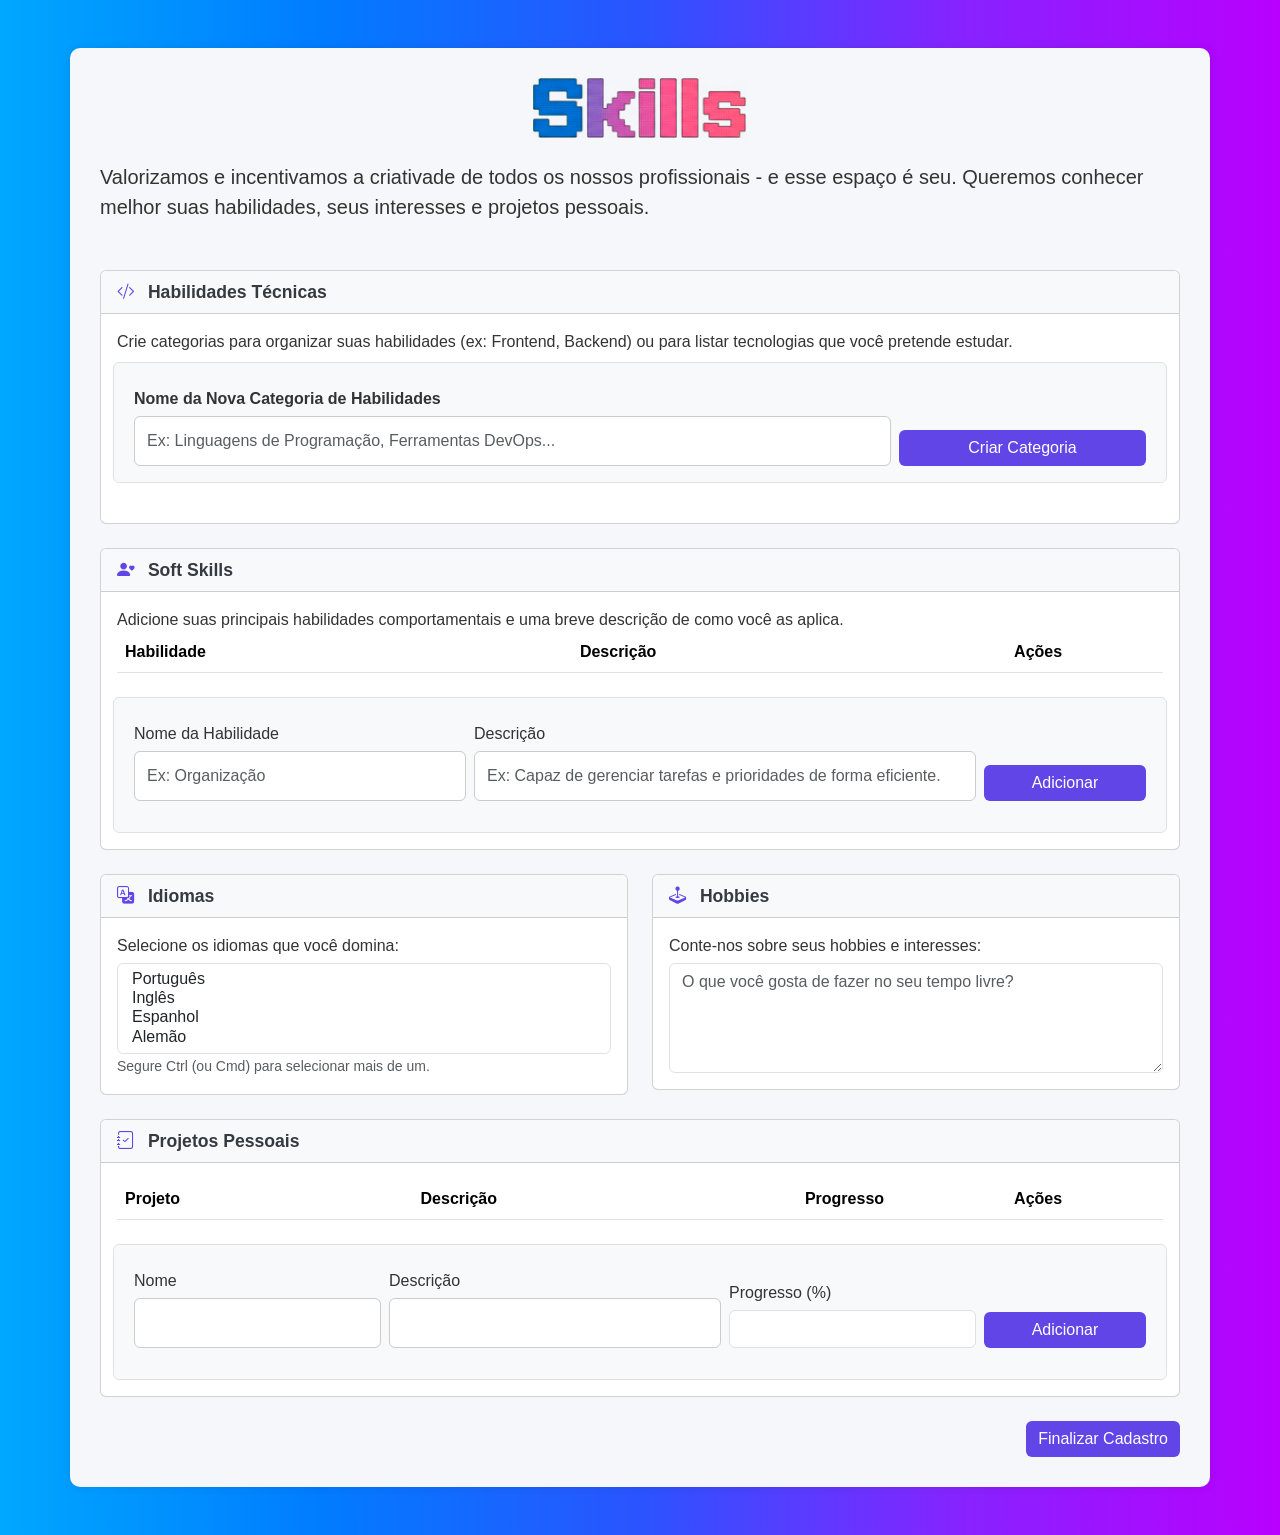
<file: Fase5/pages/skills.html>
<!DOCTYPE html>
<html lang="pt-BR">

<head>
  <meta charset="UTF-8">
  <title>Habilidades e Interesses</title>
  <meta name="viewport" content="width=device-width, initial-scale=1.0">
  <link href="https://cdn.jsdelivr.net/npm/bootstrap@5.3.3/dist/css/bootstrap.min.css" rel="stylesheet">
  <link rel="stylesheet" href="https://cdn.jsdelivr.net/npm/bootstrap-icons@1.11.3/font/bootstrap-icons.min.css">
  <link rel="stylesheet" href="../styles/global.css">
</head>

<body>
  <main class="container my-5">
    <img src="../assets/skills.png" alt="Skills" class="logo mb-4">
      <p class="lead">Valorizamos e incentivamos a criativade de todos os nossos profissionais - e esse espaço é seu. Queremos conhecer melhor suas habilidades, seus interesses e projetos pessoais.</p>
      <br><br>
    </div>

    <div class="card mb-4">
      <div class="card-header"><i class="bi bi-code-slash"></i> Habilidades Técnicas</div>
      <div class="card-body">
        <p>Crie categorias para organizar suas habilidades (ex: Frontend, Backend) ou para listar tecnologias que você pretende estudar.</p>
        <div id="add-list-form" class="row g-2 mt-2 align-items-end p-3 bg-light border rounded mb-4">
          <div class="col-md-9">
            <label for="newListName" class="form-label"><b>Nome da Nova Categoria de Habilidades</b></label>
            <input type="text" id="newListName" class="form-control" placeholder="Ex: Linguagens de Programação, Ferramentas DevOps...">
          </div>
          <div class="col-md-3 d-grid">
            <button id="addListBtn" type="button" class="btn btn-primary">Criar Categoria</button>
          </div>
        </div>
        <div id="skill-lists-container"></div>
      </div>
    </div>

    <div class="card mb-4">
      <div class="card-header"><i class="bi bi-person-heart"></i> Soft Skills</div>
      <div class="card-body">
        <p>Adicione suas principais habilidades comportamentais e uma breve descrição de como você as aplica.</p>
        <div class="table-responsive">
          <table class="table" id="softSkillsTable">
            <thead>
              <tr>
                <th>Habilidade</th>
                <th>Descrição</th>
                <th style="width: 15%;">Ações</th>
              </tr>
            </thead>
            <tbody></tbody>
          </table>
        </div>
        <form id="softSkillsForm" class="row g-2 mt-2 align-items-end p-3 bg-light border rounded">
          <div class="col-md-4"><label for="softSkillNome" class="form-label">Nome da Habilidade</label><input type="text" id="softSkillNome" class="form-control" placeholder="Ex: Organização"></div>
          <div class="col-md-6"><label for="softSkillDesc" class="form-label">Descrição</label><input type="text" id="softSkillDesc" class="form-control" placeholder="Ex: Capaz de gerenciar tarefas e prioridades de forma eficiente."></div>
          <div class="col-md-2 d-grid"><button type="submit" class="btn btn-primary">Adicionar</button></div>
        </form>
      </div>
    </div>

    <div class="row g-4">
      <div class="col-lg-6">
        <div class="card mb-4">
          <div class="card-header"><i class="bi bi-translate"></i> Idiomas</div>
          <div class="card-body">
            <label for="idiomasSelect" class="form-label">Selecione os idiomas que você domina:</label>
            <select class="form-select" multiple id="idiomasSelect">
              <option>Português</option>
              <option>Inglês</option>
              <option>Espanhol</option>
              <option>Alemão</option>
            </select>
            <small class="form-text text-muted">Segure Ctrl (ou Cmd) para selecionar mais de um.</small>
          </div>
        </div>
      </div>
      <div class="col-lg-6">
        <div class="card mb-4">
          <div class="card-header"><i class="bi bi-joystick"></i> Hobbies</div>
          <div class="card-body">
            <label for="hobbiesTextarea" class="form-label">Conte-nos sobre seus hobbies e interesses:</label>
            <textarea class="form-control" id="hobbiesTextarea" rows="4" placeholder="O que você gosta de fazer no seu tempo livre?"></textarea>
          </div>
        </div>
      </div>
    </div>

    <div class="card mb-4">
      <div class="card-header"><i class="bi bi-journal-check"></i> Projetos Pessoais</div>
      <div class="card-body">
        <div class="table-responsive">
          <table class="table" id="todoTable">
            <thead>
              <tr>
                <th>Projeto</th>
                <th>Descrição</th>
                <th style="width: 20%;">Progresso</th>
                <th style="width: 15%;">Ações</th>
              </tr>
            </thead>
            <tbody></tbody>
          </table>
        </div>
        <form id="todoForm" class="row g-2 mt-2 align-items-end p-3 bg-light border rounded">
          <div class="col-md-3"><label for="projNome" class="form-label">Nome</label><input type="text" id="projNome" class="form-control"></div>
          <div class="col-md-4"><label for="projDesc" class="form-label">Descrição</label><input type="text" id="projDesc" class="form-control"></div>
          <div class="col-md-3"><label for="projPerc" class="form-label">Progresso (%)</label><input type="number" id="projPerc" class="form-control" min="0" max="100"></div>
          <div class="col-md-2 d-grid"><button type="submit" class="btn btn-primary">Adicionar</button></div>
        </form>
      </div>
    </div>

    <div class="text-end">
      <a href="index.html" class="btn btn-primary">Finalizar Cadastro</a>
    </div>
  </main>

  <script src="https://cdn.jsdelivr.net/npm/bootstrap@5.3.3/dist/js/bootstrap.bundle.min.js"></script>
  
  <script>
    document.addEventListener('DOMContentLoaded', () => {
      const addListBtn = document.getElementById('addListBtn');
      const newListNameInput = document.getElementById('newListName');
      const skillListsContainer = document.getElementById('skill-lists-container');

      const createSkillList = (listName) => {
        const listCard = document.createElement('div');
        listCard.className = 'card mb-3';

        listCard.innerHTML = `
            <div class="card-header d-flex justify-content-between align-items-center">
                <h5 class="mb-0 list-title">${listName}</h5>
                <div><button type="button" class="btn btn-sm btn-danger delete-list"><i class="bi bi-trash-fill"></i></button></div>
            </div>
            <div class="card-body">
                <ul class="list-group"></ul>
                <form class="add-skill-form row g-2 mt-3 align-items-end p-3 bg-light border rounded">
                    <div class="col-md-5"><label class="form-label">Habilidade</label><input type="text" class="form-control form-control-sm" name="skillName" placeholder="Ex: JavaScript"></div>
                    <div class="col-md-5">
                        <label class="form-label">Nível</label>
                        <select class="form-select form-select-sm" name="skillLevel">
                            <option>Iniciante</option>
                            <option>Intermediário</option>
                            <option>Avançado</option>
                        </select>
                    </div>
                    <div class="col-md-2 d-grid"><button type="submit" class="btn btn-primary btn-sm">Adicionar</button></div>
                </form>
            </div>`;
        
        listCard.querySelector('.delete-list').addEventListener('click', () => listCard.remove());
        
        listCard.querySelector('.add-skill-form').addEventListener('submit', (e) => {
          e.preventDefault();
          const form = e.target;
          const skillNameInput = form.querySelector('input[name="skillName"]');
          const skillLevelSelect = form.querySelector('select[name="skillLevel"]');
          if (!skillNameInput.value.trim()) return;

          const skillItem = document.createElement('li');
          skillItem.className = 'list-group-item d-flex justify-content-between align-items-center';
          skillItem.innerHTML = `
              <div><span class="fw-bold">${skillNameInput.value}</span>: <span class="badge text-bg-primary">${skillLevelSelect.value}</span></div>
              <div>
                <button type="button" class="btn btn-sm btn-warning me-1 edit-skill"><i class="bi bi-pencil-fill"></i></button>
                <button type="button" class="btn btn-sm btn-danger delete-skill"><i class="bi bi-trash-fill"></i></button>
              </div>`;

          skillItem.querySelector('.delete-skill').addEventListener('click', () => skillItem.remove());
          skillItem.querySelector('.edit-skill').addEventListener('click', () => {
              skillNameInput.value = skillItem.querySelector('.fw-bold').textContent;
              skillLevelSelect.value = skillItem.querySelector('.badge').textContent;
              skillItem.remove();
          });

          listCard.querySelector('.list-group').appendChild(skillItem);
          form.reset();
        });
        skillListsContainer.appendChild(listCard);
      };

      addListBtn.addEventListener('click', () => {
        const listName = newListNameInput.value.trim();
        if (listName) {
          createSkillList(listName);
          newListNameInput.value = '';
        }
      });
    });
  </script>

  <script>
    document.addEventListener('DOMContentLoaded', () => {
      const setupDynamicTable = (formId, tableId, columnConfigs) => {
        const form = document.getElementById(formId);
        const tableBody = document.querySelector(`#${tableId} tbody`);

        form.addEventListener('submit', e => {
          e.preventDefault();
          const inputs = columnConfigs.map(config => document.getElementById(config.inputId));
          if (inputs.some(input => !input.value)) return;

          const row = document.createElement('tr');
          let cellsHTML = '';

          inputs.forEach((input, index) => {
            const config = columnConfigs[index];
            if (config.isProgressBar) {
              cellsHTML += `
                <td data-label="Progresso">
                  <div class="progress" role="progressbar" aria-valuenow="${input.value}" aria-valuemin="0" aria-valuemax="100">
                    <div class="progress-bar" style="width:${input.value}%">${input.value}%</div>
                  </div>
                </td>`;
            } else {
              cellsHTML += `<td>${input.value}</td>`;
            }
          });

          row.innerHTML = cellsHTML + `
            <td>
              <button type="button" class="btn btn-sm btn-warning me-1 editar"><i class="bi bi-pencil-fill"></i></button>
              <button type="button" class="btn btn-sm btn-danger excluir"><i class="bi bi-trash-fill"></i></button>
            </td>`;

          row.querySelector('.excluir').addEventListener('click', () => row.remove());
          row.querySelector('.editar').addEventListener('click', () => {
            inputs.forEach((input, index) => {
              const cellContent = row.cells[index].textContent.trim().replace('%', '');
              input.value = cellContent;
            });
            row.remove();
          });

          tableBody.appendChild(row);
          form.reset();
        });
      };

      setupDynamicTable('todoForm', 'todoTable', [
        { inputId: 'projNome' },
        { inputId: 'projDesc' },
        { inputId: 'projPerc', isProgressBar: true }
      ]);

      setupDynamicTable('softSkillsForm', 'softSkillsTable', [
        { inputId: 'softSkillNome' },
        { inputId: 'softSkillDesc' }
      ]);
    });
  </script>

</body>
</html>
</file>
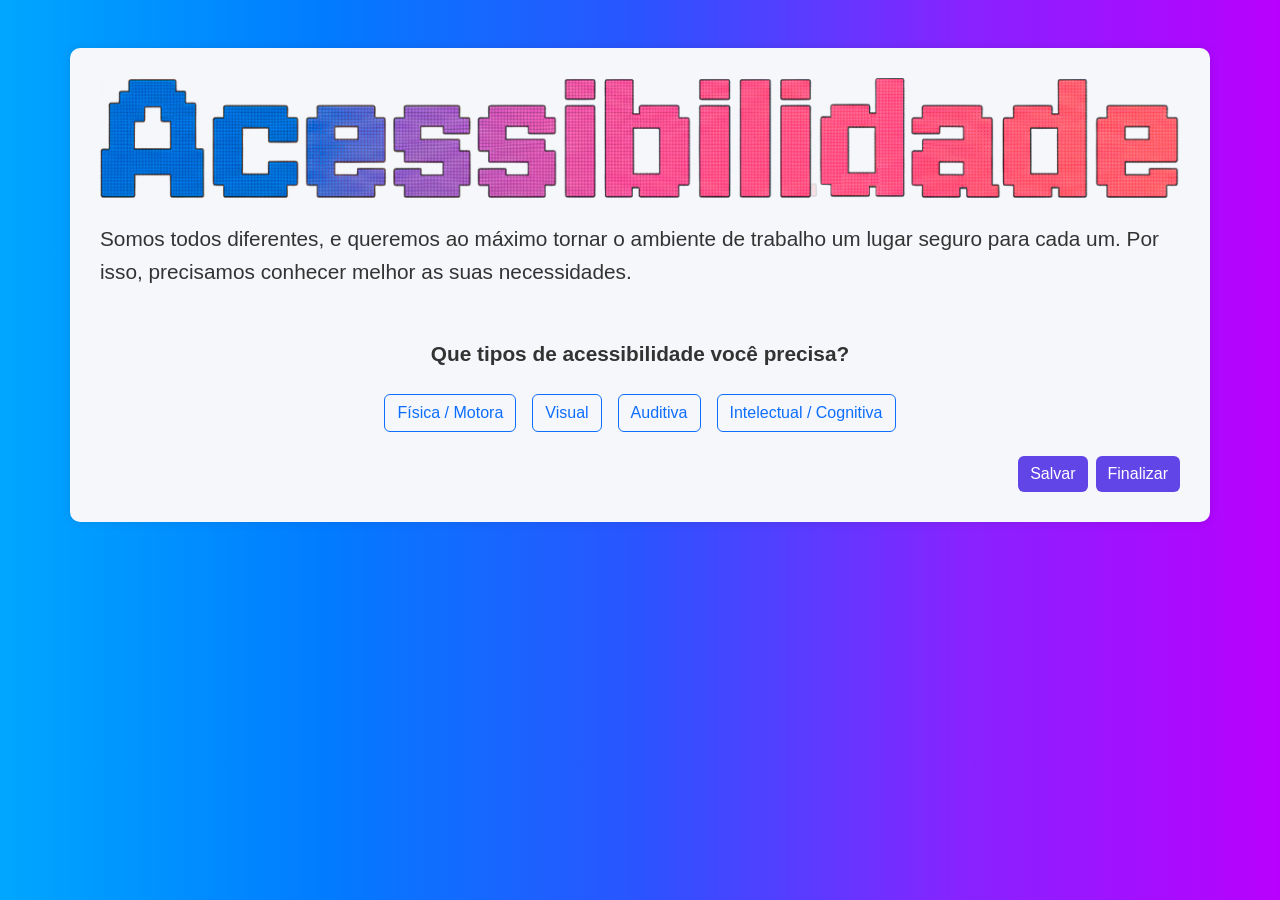
<file: Fase6/pages/acessibilidade.html>
<!DOCTYPE html>
<html lang="pt-BR">

<head>
  <meta charset="UTF-8">
  <title>Acessibilidade</title>
  <meta name="viewport" content="width=device-width, initial-scale=1.0">
  <link href="https://cdn.jsdelivr.net/npm/bootstrap@5.3.3/dist/css/bootstrap.min.css" rel="stylesheet">
  <link rel="stylesheet" href="https://cdn.jsdelivr.net/npm/bootstrap-icons@1.11.3/font/bootstrap-icons.min.css">
  <link rel="stylesheet" href="../styles/global.css">
</head>

<body>
  <main class="container my-5">
    <img src="../assets/acessibilidade.png" alt="Acessibilidade" class="logo mb-4">
    <p class="lead">Somos todos diferentes, e queremos ao máximo tornar o ambiente de trabalho um lugar seguro para cada um. Por
      isso, precisamos conhecer melhor as suas necessidades.</p>
    <br><br>
    <p align="center"><b>Que tipos de acessibilidade você precisa?</b></p>
    <br>
    <div class="d-flex flex-wrap justify-content-center gap-3">
      <button class="btn btn-outline-primary" data-bs-toggle="modal" data-bs-target="#modalFisica">Física /
        Motora</button>
      <button class="btn btn-outline-primary" data-bs-toggle="modal" data-bs-target="#modalVisual">Visual</button>
      <button class="btn btn-outline-primary" data-bs-toggle="modal" data-bs-target="#modalAuditiva">Auditiva</button>
      <button class="btn btn-outline-primary" data-bs-toggle="modal" data-bs-target="#modalCognitiva">Intelectual /
        Cognitiva</button>
    </div>
    <div class="text-end mt-4 d-flex justify-content-end gap-2">
      <button type="button" id="salvar-btn" class="btn btn-primary">Salvar</button>
      <button type="button" id="finalizar-btn" class="btn btn-primary">Finalizar</button>
    </div>
  </main>

  <div class="modal fade" id="modalFisica" tabindex="-1" aria-labelledby="modalFisicaLabel" aria-hidden="true">
    <div class="modal-dialog modal-xl modal-dialog-scrollable">
      <div class="modal-content">
        <div class="modal-header">
          <h5 class="modal-title" id="modalFisicaLabel">Acessibilidade Física / Motora</h5>
          <button type="button" class="btn-close" data-bs-dismiss="modal" aria-label="Close"></button>
        </div>
        <div class="modal-body">
          <form>
            <div class="row g-4">
              <div class="col-md-6">
                <div class="card h-100">
                  <div class="card-header"><h5 class="card-title mb-0"><i class="bi bi-arrows-move"></i> Acesso e Deslocamento</h5></div>
                  <div class="card-body">
                    <p class="card-text">Marque as adaptações de acesso que você necessita:</p>
                    <div class="form-check"><input class="form-check-input" type="checkbox" id="vagaPcd"><label class="form-check-label" for="vagaPcd">Vaga de estacionamento reservada e próxima</label></div>
                    <div class="form-check"><input class="form-check-input" type="checkbox" id="rampas"><label class="form-check-label" for="rampas">Acesso por rampas e/ou elevadores</label></div>
                    <div class="form-check"><input class="form-check-input" type="checkbox" id="portasLargas"><label class="form-check-label" for="portasLargas">Portas e corredores com largura acessível</label></div>
                    <div class="form-check"><input class="form-check-input" type="checkbox" id="banheiroAcessivel"><label class="form-check-label" for="banheiroAcessivel">Banheiros adaptados com barras de apoio</label></div>
                  </div>
                </div>
              </div>
              <div class="col-md-6">
                <div class="card h-100">
                  <div class="card-header"><h5 class="card-title mb-0"><i class="bi bi-display"></i> Estação de Trabalho</h5></div>
                  <div class="card-body">
                    <div class="mb-3"><label for="mesaTrabalho" class="form-label">Tipo de mesa ideal:</label><select class="form-select" id="mesaTrabalho"><option selected>Selecione uma opção...</option><option value="padrao">Padrão</option><option value="altura_ajustavel">Com altura ajustável</option></select></div>
                    <div class="mb-3"><label class="form-label">Recursos da cadeira:</label>
                      <div class="form-check"><input class="form-check-input" type="checkbox" id="cadeiraErgo"><label class="form-check-label" for="cadeiraErgo">Cadeira Ergonômica (NR-17) <a href="#" class="badge bg-info text-decoration-none" tabindex="0" data-bs-toggle="popover" data-bs-trigger="focus" data-bs-title="Norma Regulamentadora 17" data-bs-content="Refere-se a uma cadeira que atende aos parâmetros de ergonomia definidos pela legislação, visando garantir conforto, segurança e desempenho eficiente.">?</a></label></div>
                      <div class="form-check"><input class="form-check-input" type="checkbox" id="apoioBraco"><label class="form-check-label" for="apoioBraco">Com apoios de braço ajustáveis</label></div>
                    </div>
                  </div>
                </div>
              </div>
            </div>
            <div class="card mt-4">
              <div class="card-header"><h5 class="card-title mb-0"><i class="bi bi-person-wheelchair"></i> Equipamentos de Mobilidade</h5></div>
              <div class="card-body">
                <div class="accordion" id="accordionMobilidade">
                  <div class="accordion-item">
                    <h2 class="accordion-header" id="headingOne"><button class="accordion-button collapsed" type="button" data-bs-toggle="collapse" data-bs-target="#collapseOne" aria-expanded="false" aria-controls="collapseOne">Utiliza cadeira de rodas? Clique aqui para mais detalhes.</button></h2>
                    <div id="collapseOne" class="accordion-collapse collapse" aria-labelledby="headingOne" data-bs-parent="#accordionMobilidade">
                      <div class="accordion-body"><strong>Qual o tipo?</strong>
                        <div class="form-check"><input class="form-check-input" type="radio" name="tipoCadeira" id="cadeiraManual" value="manual"><label class="form-check-label" for="cadeiraManual">Manual</label></div>
                        <div class="form-check"><input class="form-check-input" type="radio" name="tipoCadeira" id="cadeiraMotorizada" value="motorizada"><label class="form-check-label" for="cadeiraMotorizada">Motorizada</label></div>
                        <hr><strong>Necessidades associadas:</strong>
                        <div class="form-check"><input class="form-check-input" type="checkbox" id="espacoManobra"><label class="form-check-label" for="espacoManobra">Espaço para manobra na mesa de trabalho</label></div>
                        <div class="form-check"><input class="form-check-input" type="checkbox" id="pontoEnergia"><label class="form-check-label" for="pontoEnergia">Ponto de energia próximo para recarga</label></div>
                      </div>
                    </div>
                  </div>
                </div>
              </div>
            </div>
          </form>
        </div>
        <div class="modal-footer"><button type="button" class="btn btn-secondary" data-bs-dismiss="modal">Fechar</button><button type="button" class="btn btn-primary" data-bs-dismiss="modal">Salvar</button></div>
      </div>
    </div>
  </div>

  <div class="modal fade" id="modalVisual" tabindex="-1" aria-labelledby="modalVisualLabel" aria-hidden="true">
      <div class="modal-dialog modal-xl modal-dialog-scrollable">
          <div class="modal-content">
              <div class="modal-header"><h5 class="modal-title" id="modalVisualLabel">Acessibilidade Visual</h5><button type="button" class="btn-close" data-bs-dismiss="modal" aria-label="Close"></button></div>
              <div class="modal-body">
                  <form>
                      <div class="row g-4">
                          <div class="col-lg-7">
                              <div class="card h-100">
                                  <div class="card-header"><h5 class="card-title mb-0"><i class="bi bi-pc-display"></i> Acessibilidade Digital</h5></div>
                                  <div class="card-body">
                                      <p>Qual tecnologia assistiva você mais utiliza?</p>
                                      <div class="btn-group w-100" role="group" aria-label="Tecnologia Assistiva"><input type="radio" class="btn-check" name="tec_assistiva" id="radioLeitor" value="leitor_tela" autocomplete="off"><label class="btn btn-outline-primary" for="radioLeitor">Leitor de Tela</label><input type="radio" class="btn-check" name="tec_assistiva" id="radioAmpliador" value="ampliador_tela" autocomplete="off"><label class="btn btn-outline-primary" for="radioAmpliador">Ampliador de Tela</label><input type="radio" class="btn-check" name="tec_assistiva" id="radioContraste" value="alto_contraste" autocomplete="off"><label class="btn btn-outline-primary" for="radioContraste">Alto Contraste</label></div>
                                      <div class="mt-3"><label for="softwareNome" class="form-label">Se utiliza algum software, qual o nome?</label><input type="text" class="form-control" id="softwareNome" placeholder="Ex: NVDA, JAWS, ZoomText..."></div>
                                  </div>
                              </div>
                          </div>
                          <div class="col-lg-5">
                              <div class="card h-100" id="card-ambiente-visual">
                                  <div class="card-header"><h5 class="card-title mb-0"><i class="bi bi-lightbulb"></i> Preferências de Ambiente</h5></div>
                                  <div class="card-body">
                                      <div class="mb-3"><label for="iluminacaoRange" class="form-label">Nível de iluminação preferencial:</label><input type="range" class="form-range" min="1" max="5" step="1" value="5" id="iluminacaoRange"><div class="d-flex justify-content-between"><small>Baixa</small><small>Alta</small></div></div>
                                      <div class="mb-3"><label for="corFundo" class="form-label">Cor de fundo preferida em sistemas:</label><input type="color" class="form-control form-control-color" id="corFundo" value="#FFFFFF" title="Escolha sua cor"></div>
                                  </div>
                              </div>
                          </div>
                      </div>
                      <div class="card mt-4">
                          <div class="card-header"><h5 class="card-title mb-0"><i class="bi bi-signpost-split"></i> Navegação no Ambiente Físico</h5></div>
                          <div class="card-body">
                              <p>Quais recursos de sinalização facilitariam sua locomoção?</p>
                              <div class="form-check form-switch"><input class="form-check-input" type="checkbox" role="switch" id="pisoTatil"><label class="form-check-label" for="pisoTatil">Piso tátil <a href="#" class="badge bg-info text-decoration-none" tabindex="0" data-bs-toggle="popover" data-bs-trigger="focus" data-bs-title="O que é Piso Tátil?" data-bs-content="É uma sinalização no chão com relevo para guiar pessoas com deficiência visual. Existem dois tipos: o direcional (linhas) para indicar o caminho e o de alerta (círculos) para indicar obstáculos ou perigo.">?</a></label></div>
                              <div class="form-check form-switch"><input class="form-check-input" type="checkbox" role="switch" id="placasBraille"><label class="form-check-label" for="placasBraille">Placas em Braille</label></div>
                              <div class="form-check form-switch"><input class="form-check-input" type="checkbox" role="switch" id="fontesGrandes"><label class="form-check-label" for="fontesGrandes">Sinalização com fontes ampliadas</label></div>
                          </div>
                      </div>
                  </form>
              </div>
              <div class="modal-footer"><button type="button" class="btn btn-secondary" data-bs-dismiss="modal">Fechar</button><button type="button" class="btn btn-primary" data-bs-dismiss="modal">Salvar</button></div>
          </div>
      </div>
  </div>

  <div class="modal fade" id="modalAuditiva" tabindex="-1" aria-labelledby="modalAuditivaLabel" aria-hidden="true">
      <div class="modal-dialog modal-xl modal-dialog-scrollable">
          <div class="modal-content">
              <div class="modal-header"><h5 class="modal-title" id="modalAuditivaLabel">Acessibilidade Auditiva</h5><button type="button" class="btn-close" data-bs-dismiss="modal" aria-label="Close"></button></div>
              <div class="modal-body">
                  <form>
                      <div class="card">
                          <div class="card-header"><h5 class="card-title mb-0"><i class="bi bi-people-fill"></i> Recursos de Comunicação em Reuniões</h5></div>
                          <div class="card-body table-responsive">
                              <p>Para cada cenário, marque os recursos que você necessita:</p>
                              <table class="table table-bordered text-center">
                                  <thead class="table-light"><tr><th class="text-start">Cenário</th><th>Intérprete de Libras</th><th>Legendas ao Vivo</th><th>Material Pós-Reunião</th></tr></thead>
                                  <tbody>
                                      <tr><td class="text-start">Reuniões online</td><td><input class="form-check-input" type="checkbox" id="libras_online"></td><td><input class="form-check-input" type="checkbox" id="legendas_online"></td><td><input class="form-check-input" type="checkbox" id="material_online"></td></tr>
                                      <tr><td class="text-start">Treinamentos presenciais</td><td><input class="form-check-input" type="checkbox" id="libras_presencial"></td><td><input class="form-check-input" type="checkbox" id="legendas_presencial"></td><td><input class="form-check-input" type="checkbox" id="material_presencial"></td></tr>
                                  </tbody>
                              </table>
                          </div>
                      </div>
                      <div class="row g-4 mt-1">
                          <div class="col-md-6">
                              <div class="card h-100">
                                  <div class="card-header"><h5 class="card-title mb-0"><i class="bi bi-chat-dots"></i> Comunicação no Dia a Dia</h5></div>
                                  <div class="card-body">
                                      <label for="comunicacaoDiaria" class="form-label">Forma de comunicação preferencial para demandas rápidas:</label>
                                      <select class="form-select" id="comunicacaoDiaria"><option selected>Escolha uma opção...</option><option value="chat">Chat (Teams, Slack, etc.)</option><option value="email">E-mail</option></select>
                                      <div class="mt-3">
                                          <label for="leituraLabial" class="form-label">Seu nível de conforto com leitura labial: <span id="leituraLabialValue" class="fw-bold">50%</span></label>
                                          <input type="range" class="form-range slider-filled" min="0" max="100" step="10" value="50" id="leituraLabial">
                                      </div>
                                  </div>
                              </div>
                          </div>
                          <div class="col-md-6">
                              <div class="card h-100">
                                  <div class="card-header"><h5 class="card-title mb-0"><i class="bi bi-exclamation-triangle"></i> Alertas e Segurança</h5></div>
                                  <div class="card-body">
                                      <p>Para alarmes de emergência, você precisa de:</p>
                                      <div class="form-check"><input class="form-check-input" type="checkbox" id="alertaVisual"><label class="form-check-label" for="alertaVisual">Alertas visuais (luzes) <a href="#" class="badge bg-info text-decoration-none" tabindex="0" data-bs-toggle="popover" data-bs-trigger="focus" data-bs-title="O que são Alertas Visuais?" data-bs-content="São sistemas de luzes (geralmente estroboscópicas, que piscam com alta intensidade) que são ativados junto com os alarmes sonoros para alertar pessoas com deficiência auditiva sobre uma emergência.">?</a></label></div>
                                      <div class="form-check"><input class="form-check-input" type="checkbox" id="alertaVibratorio"><label class="form-check-label" for="alertaVibratorio">Notificações vibratórias no celular</label></div>
                                  </div>
                              </div>
                          </div>
                      </div>
                  </form>
              </div>
              <div class="modal-footer"><button type="button" class="btn btn-secondary" data-bs-dismiss="modal">Fechar</button><button type="button" class="btn btn-primary" data-bs-dismiss="modal">Salvar</button></div>
          </div>
      </div>
  </div>

  <div class="modal fade" id="modalCognitiva" tabindex="-1" aria-labelledby="modalCognitivaLabel" aria-hidden="true">
      <div class="modal-dialog modal-xl modal-dialog-scrollable">
          <div class="modal-content">
              <div class="modal-header"><h5 class="modal-title" id="modalCognitivaLabel">Acessibilidade Intelectual / Cognitiva</h5><button type="button" class="btn-close" data-bs-dismiss="modal" aria-label="Close"></button></div>
              <div class="modal-body">
                  <form>
                      <div class="row g-4">
                          <div class="col-lg-6">
                              <div class="card h-100">
                                  <div class="card-body">
                                      <h5 class="card-title"><i class="bi bi-ui-checks-grid"></i> Organização de Tarefas</h5>
                                      <p>Qual formato de instrução funciona melhor para você?</p>
                                      <div class="form-check"><input class="form-check-input" type="radio" name="instrucao" value="escrita" id="instrucaoEscrita"><label class="form-check-label" for="instrucaoEscrita">Instruções detalhadas por escrito</label></div>
                                      <div class="form-check"><input class="form-check-input" type="radio" name="instrucao" value="visual" id="instrucaoVisual"><label class="form-check-label" for="instrucaoVisual">Com apoio visual (Kanban, checklists) <a href="#" class="badge bg-info text-decoration-none" tabindex="0" data-bs-toggle="popover" data-bs-trigger="focus" data-bs-title="O que é Kanban?" data-bs-content="É uma metodologia visual para gerenciar tarefas usando colunas como 'A Fazer', 'Em Progresso' e 'Concluído'. Ajuda a organizar o fluxo de trabalho de forma clara e eficiente.">?</a></label></div>
                                      <div class="form-check"><input class="form-check-input" type="radio" name="instrucao" value="verbal" id="instrucaoVerbal"><label class="form-check-label" for="instrucaoVerbal">Conversas de alinhamento rápidas</label></div>
                                  </div>
                              </div>
                          </div>
                          <div class="col-lg-6">
                              <div class="card h-100">
                                  <div class="card-body">
                                      <h5 class="card-title"><i class="bi bi-earbuds"></i> Ambiente de Trabalho Sensorial
                                          <i class="bi bi-play-circle-fill ms-2" id="playAudioIcon" style="cursor: pointer;" title="Tocar som ambiente"></i>
                                      </h5>
                                      <audio id="audioAmbiente" src="../assets/multidao.mp3" loop></audio>
                                      <label for="ambienteRange" class="form-label">Seu ambiente de trabalho ideal seria:</label>
                                      <div class="d-flex justify-content-between mb-2"><span>Silencioso <i class="bi bi-volume-mute"></i></span><span><i class="bi bi-volume-up"></i> Agitado</span></div>
                                      <input type="range" class="form-range" min="1" max="8" step="1" value="1" id="ambienteRange">
                                      <div class="form-check form-switch mt-3"><input class="form-check-input" type="checkbox" role="switch" id="fonesSwitch"><label class="form-check-label" for="fonesSwitch">A permissão para uso de fones com cancelamento de ruído seria útil</label></div>
                                  </div>
                              </div>
                          </div>
                          <div class="col-12">
                              <div class="card mt-4">
                                  <div class="card-body">
                                      <h5 class="card-title"><i class="bi bi-person-check"></i> Suporte e Rotina</h5>
                                      <p>Quais dos seguintes suportes facilitariam sua rotina? (selecione quantos precisar)</p>
                                      <select class="form-select" multiple aria-label="Suportes de rotina" id="suporteRotina"><option value="horario_flexivel">Horários de trabalho flexíveis</option><option value="pausas_programadas">Possibilidade de pausas sensoriais</option><option value="mentoria">Um mentor ou "colega de apoio"</option><option value="software_organizacao">Licença para softwares de organização e foco</option></select>
                                      <small class="form-text text-muted">Segure Ctrl (ou Cmd) para selecionar mais de um.</small>
                                  </div>
                              </div>
                          </div>
                      </div>
                  </form>
              </div>
              <div class="modal-footer"><button type="button" class="btn btn-secondary" data-bs-dismiss="modal">Fechar</button><button type="button" class="btn btn-primary" data-bs-dismiss="modal">Salvar</button></div>
          </div>
      </div>
  </div>

  <script src="https://cdn.jsdelivr.net/npm/bootstrap@5.3.3/dist/js/bootstrap.bundle.min.js"></script>
  <script>
    document.addEventListener('DOMContentLoaded', () => {
        // INICIALIZAÇÃO E SELETORES
        const popoverTriggerList = document.querySelectorAll('[data-bs-toggle="popover"]');
        const popoverList = [...popoverTriggerList].map(popoverTriggerEl => new bootstrap.Popover(popoverTriggerEl));

        const allInputs = Array.from(document.querySelectorAll('input, select, textarea'));
        const storageKey = 'formData_acessibilidade';
        const progressKey = 'progress_acessibilidade';

        const leituraLabialSlider = document.getElementById('leituraLabial');
        const leituraLabialValueSpan = document.getElementById('leituraLabialValue');
        const modalCognitiva = document.getElementById('modalCognitiva');
        const playAudioIcon = document.getElementById('playAudioIcon');
        const audioAmbiente = document.getElementById('audioAmbiente');
        const ambienteSlider = document.getElementById('ambienteRange');
        const iluminacaoSlider = document.getElementById('iluminacaoRange');
        const cardAmbiente = document.getElementById('card-ambiente-visual');

        // FUNÇÕES
        function updateLeituraLabialFill() {
            if (!leituraLabialSlider) return;
            const percentage = (leituraLabialSlider.value - leituraLabialSlider.min) / (leituraLabialSlider.max - leituraLabialSlider.min) * 100;
            leituraLabialSlider.style.background = `linear-gradient(to right, #0d6efd ${percentage}%, #dee2e6 ${percentage}%)`;
            if (leituraLabialValueSpan) {
                leituraLabialValueSpan.textContent = `${leituraLabialSlider.value}%`;
            }
        }

        function updateIluminacao() {
            if (!iluminacaoSlider || !cardAmbiente) return;
            const nivel = iluminacaoSlider.value;
            let corFundo = '#FFFFFF';
            let corTexto = 'black';
            switch(nivel) {
                case '1': corFundo = '#333333'; corTexto = 'white'; break;
                case '2': corFundo = '#6c757d'; corTexto = 'white'; break;
                case '3': corFundo = '#adb5bd'; corTexto = 'black'; break;
                case '4': corFundo = '#e9ecef'; corTexto = 'black'; break;
                case '5': corFundo = '#FFFFFF'; corTexto = 'black'; break;
            }
            cardAmbiente.style.backgroundColor = corFundo;
            cardAmbiente.querySelectorAll('.card-header, .card-body, .form-label, small, span').forEach(el => el.style.color = corTexto);
        }

        function calculateProgress() {
            for (const input of allInputs) {
                if (((input.type === 'checkbox' || input.type === 'radio') && input.checked) || 
                    (input.type !== 'checkbox' && input.type !== 'radio' && input.value && input.value !== 'Selecione uma opção...' && input.value !== '' && input.value !== 'Escolha uma opção...' && input.value !== '#FFFFFF' && input.value !== '50' && input.value !== '1')) {
                    return 100;
                }
            }
            return 0;
        }

        function saveData() {
            const data = {};
            allInputs.forEach(input => {
                const key = input.id || input.name;
                if(!key) return; 
                if (input.type === 'checkbox') { data[key] = input.checked; } 
                else if (input.type === 'radio') { if(input.checked) data[key] = input.value; } 
                else if (input.multiple) { data[key] = Array.from(input.selectedOptions).map(opt => opt.value); } 
                else { data[key] = input.value; }
            });
            localStorage.setItem(storageKey, JSON.stringify(data));
            localStorage.setItem(progressKey, calculateProgress());
        }

        function loadData() {
            const savedData = JSON.parse(localStorage.getItem(storageKey));
            if (savedData) {
                allInputs.forEach(input => {
                    const key = input.id || input.name;
                    if (typeof savedData[key] !== 'undefined') {
                        if (input.type === 'checkbox' || input.type === 'radio') {
                           if (input.value === savedData[key] || savedData[key] === true) { input.checked = true; }
                        } else if (input.multiple) {
                           const savedValues = savedData[key] || [];
                           Array.from(input.options).forEach(opt => { opt.selected = savedValues.includes(opt.value); });
                        } else {
                           input.value = savedData[key];
                        }
                    }
                });
                updateLeituraLabialFill(); 
                updateIluminacao(); 
            }
        }

        // EVENT LISTENERS
        if (leituraLabialSlider) {
            leituraLabialSlider.addEventListener('input', updateLeituraLabialFill);
        }
        if (iluminacaoSlider) {
            iluminacaoSlider.addEventListener('input', updateIluminacao);
        }
        if (modalCognitiva && playAudioIcon && audioAmbiente && ambienteSlider) {
            playAudioIcon.addEventListener('click', () => {
                if (audioAmbiente.paused) {
                    audioAmbiente.play().catch(e => console.error("Erro ao tocar áudio:", e));
                    playAudioIcon.classList.replace('bi-play-circle-fill', 'bi-pause-circle-fill');
                } else {
                    audioAmbiente.pause();
                    playAudioIcon.classList.replace('bi-pause-circle-fill', 'bi-play-circle-fill');
                }
            });
            ambienteSlider.addEventListener('input', () => {
                const volume = (ambienteSlider.value - 1) / (ambienteSlider.max - ambienteSlider.min);
                audioAmbiente.volume = volume;
            });
            modalCognitiva.addEventListener('hidden.bs.modal', () => {
                audioAmbiente.pause();
                audioAmbiente.currentTime = 0;
                playAudioIcon.classList.replace('bi-pause-circle-fill', 'bi-play-circle-fill');
            });
        }
        
        allInputs.forEach(input => {
            const eventType = (input.type === 'checkbox' || input.type === 'radio' || input.tagName === 'SELECT') ? 'change' : 'input';
            input.addEventListener(eventType, saveData);
        });
        document.querySelectorAll('.modal-footer .btn-primary').forEach(btn => btn.addEventListener('click', saveData));

        document.getElementById('salvar-btn').addEventListener('click', (e) => {
            e.preventDefault();
            saveData();
            alert('Dados de acessibilidade salvos!');
            window.location.href = 'cadastro.html';
        });

        document.getElementById('finalizar-btn').addEventListener('click', (e) => {
            e.preventDefault();
            saveData();
            const progressoPessoais = parseInt(localStorage.getItem('progress_pessoais')) || 0;
            const progressoSkills = parseInt(localStorage.getItem('progress_skills')) || 0;
            const progressoAcessibilidade = parseInt(localStorage.getItem('progress_acessibilidade')) || 0;
            if (progressoPessoais >= 100 && progressoSkills >= 100 && progressoAcessibilidade >= 100) {
                alert('Cadastro finalizado com sucesso!');
                window.location.href = 'cadastro.html';
            } else {
                let mensagensFaltantes = [];
                if (progressoPessoais < 100) { mensagensFaltantes.push(`${100 - progressoPessoais}% em Dados Pessoais`); }
                if (progressoSkills < 100) { mensagensFaltantes.push(`${100 - progressoSkills}% em Habilidades e Interesses`); }
                if (progressoAcessibilidade < 100) { mensagensFaltantes.push(`${100 - progressoAcessibilidade}% em Acessibilidade`); }
                alert(`Cadastro salvo, mas ainda não está 100%.\n\nFalta preencher:\n- ${mensagensFaltantes.join('\n- ')}`);
            }
        });

        // INICIALIZAÇÃO
        loadData();
    });
  </script>
</body>
</html>
</file>
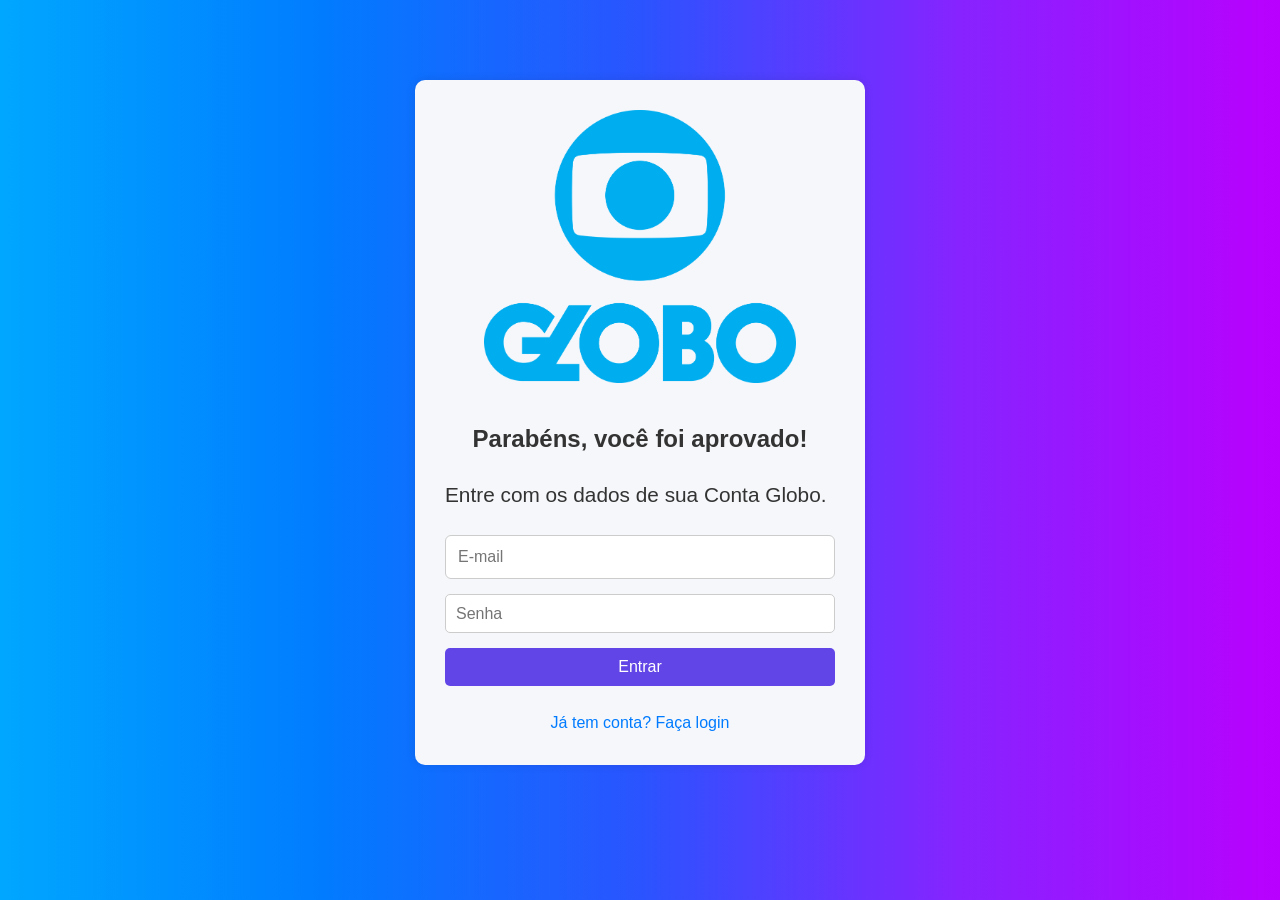
<file: Fase6/pages/aprovado.html>
<!DOCTYPE html>
<html lang="pt-br">
<head>
  <meta charset="UTF-8">
  <meta name="viewport" content="width=device-width, initial-scale=1.0">
  <link rel="stylesheet" href="../styles/global.css">
  <title>Aprovado</title>
  <style>

img {
  display: block;  
  margin-left: auto;
  margin-right: auto;
  width: 80%;
  height: auto;
}
</style>
</head>
<body>
  <main class="container container-small">
    <img src="../assets/globo-tv-logo.png" alt="Globo">
    <br>
    <h2>Parabéns, você foi aprovado!</h2>
    
    <p>Entre com os dados de sua Conta Globo.</p>

    <br>
    <form onsubmit="event.preventDefault(); loginGlobo();">
      <input type="email" id="email" placeholder="E-mail" required>
      <input type="password" id="senha" placeholder="Senha" required>
      <button type="submit">Entrar</button>
      <div id="erro" class="erro"></div>
    </form>
    

    <div class="link">
        <a href="index.html">Já tem conta? Faça login</a>
    </div>
  </main>
<script>
function loginGlobo() {
  const email = document.getElementById('email').value.trim().toLowerCase();
  const senha = document.getElementById('senha').value;
  fetch('../assets/conta_globo.json')
    .then(r => r.json())
    .then(usuarios => {
      const usuarioValido = usuarios.find(user => user.email === email && user.senha === senha);
      if(usuarioValido) {
        window.location.href = 'cadastro.html';
      } else {
        document.getElementById('erro').innerText = "Credenciais inválidas!";
      }
    });
}
</script>

</body>
</html>
</file>
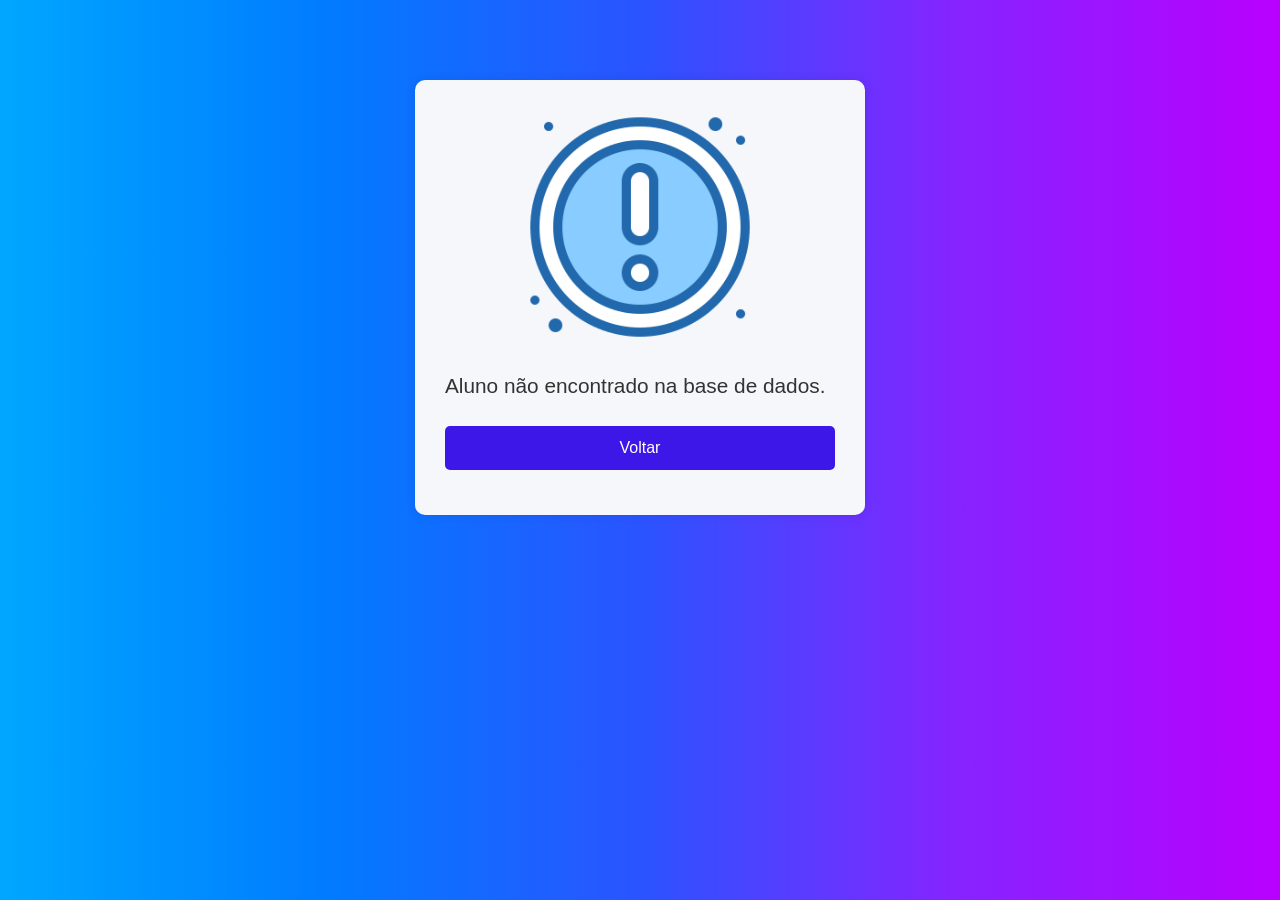
<file: Fase6/pages/erro.html>
<!-- erro.html -->
<!DOCTYPE html>
<html lang="pt-br">
<head>
  <meta charset="UTF-8">
  <meta name="viewport" content="width=device-width, initial-scale=1.0">
  <link rel="stylesheet" href="../styles/global.css">
  <title>Erro!</title>
  <style>
img {
  display: block;
  margin-left: auto;
  margin-right: auto;
  width: 60%;
  height: auto;
}
</style>
</head>
<body>
  <main class="container container-small">
    <img src="../assets/error.png" alt="Globo">
    <h1></h1>
    <p>Aluno não encontrado na base de dados.</p>
    <br>
    <a href="index.html" class="botao-voltar">Voltar</a>
  </main>
</body>
</html>
</file>
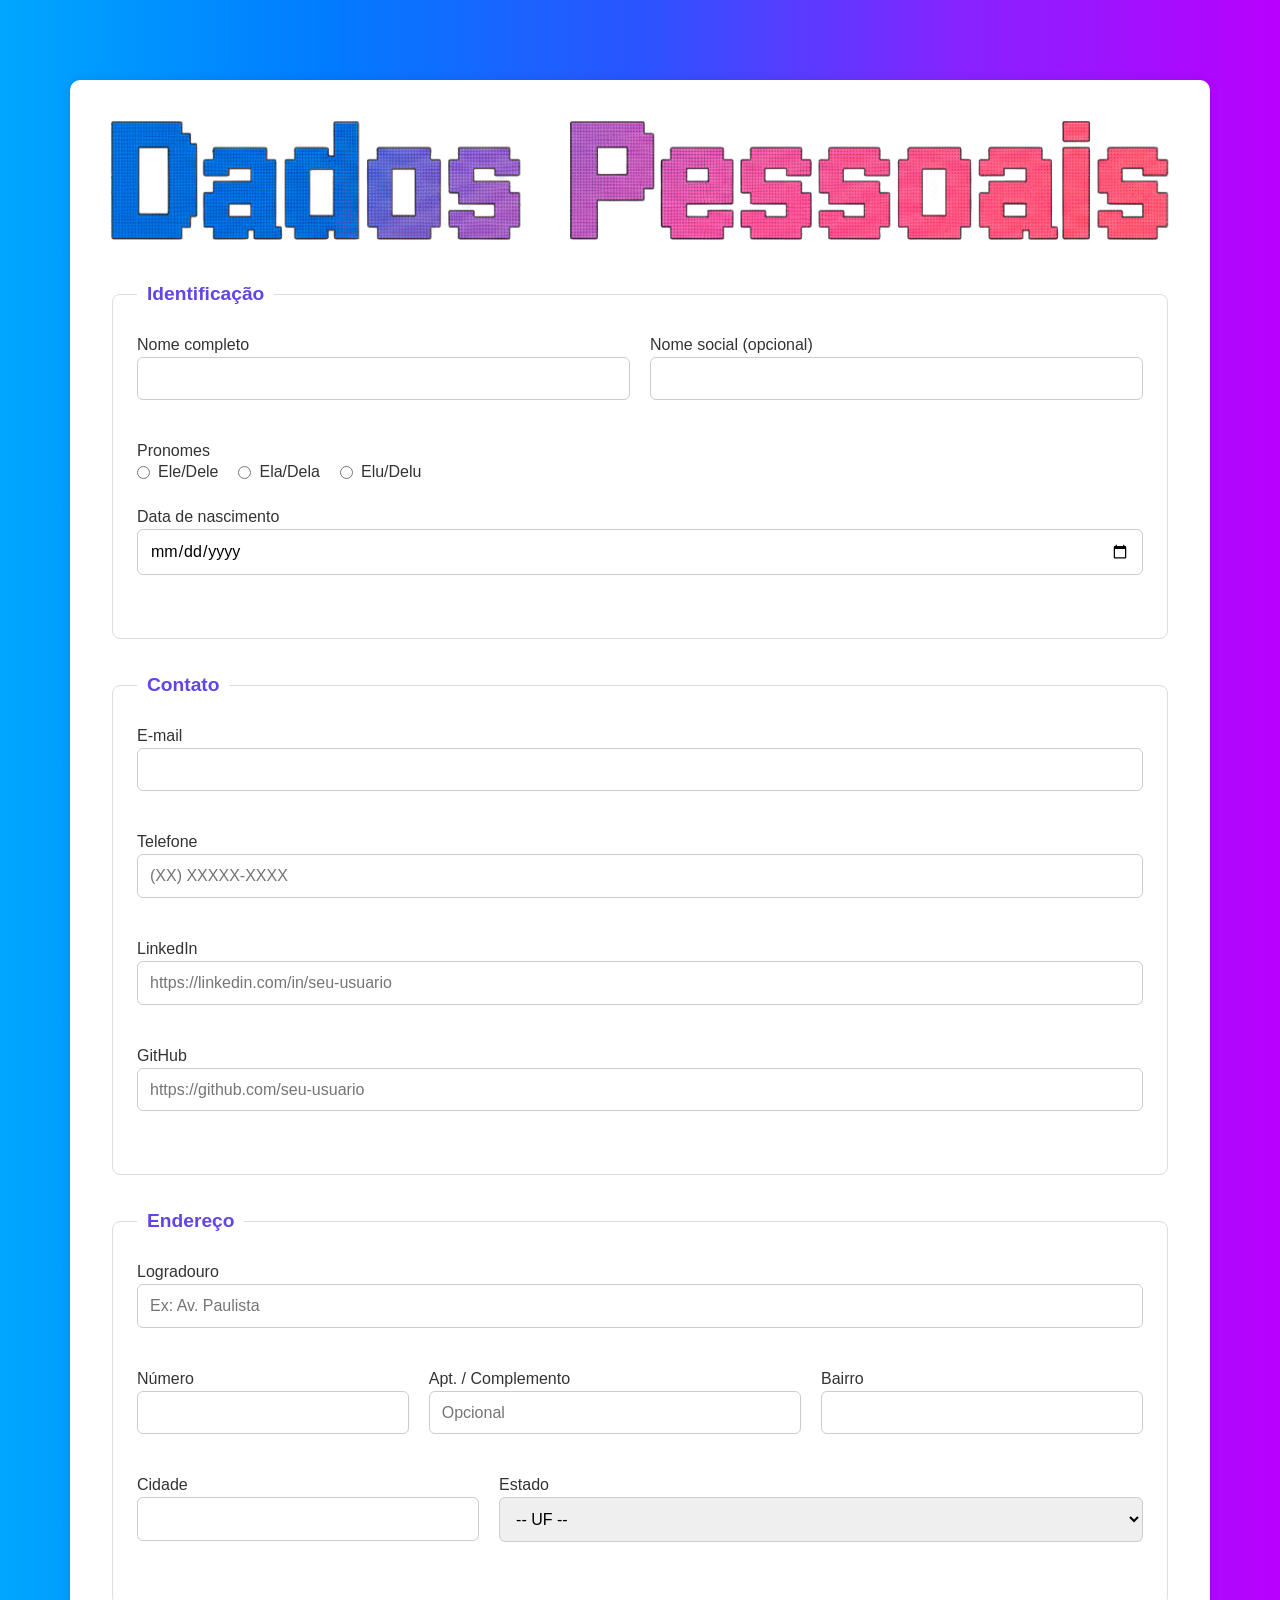
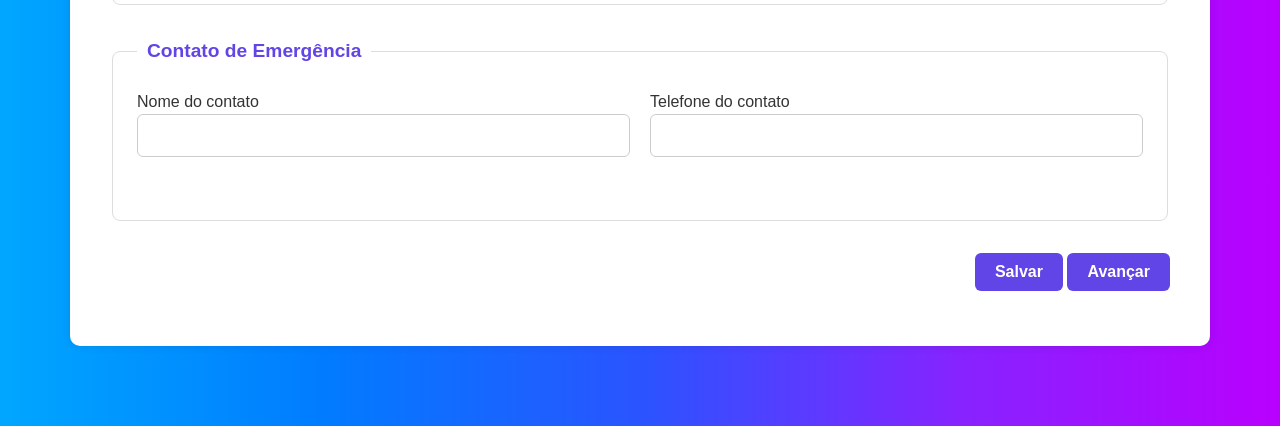
<file: Fase6/pages/pessoais.html>
<!DOCTYPE html>
<html lang="pt-BR">
<head>
  <meta charset="UTF-8">
  <title>Dados Pessoais</title>
  <meta name="viewport" content="width=device-width, initial-scale=1.0">
  <link rel="stylesheet" href="../styles/global.css">
</head>
<body>
  <main class="container form-container">
    <div class="form-header">
      <img src="../assets/dados_pessoais.png" alt="Dados Pessoais" class="logo">
      </div>

    <form id="pessoais-form">
      <fieldset>
        <legend>Identificação</legend>
        <div class="form-row">
            <div class="form-group">
                <label for="nome">Nome completo</label>
                <input type="text" id="nome" name="nome" required>
            </div>
            <div class="form-group">
                <label for="nome_social">Nome social (opcional)</label>
                <input type="text" id="nome_social" name="nome_social">
            </div>
        </div>
        <div class="form-group">
            <label>Pronomes</label>
            <div class="radio-group">
                <label><input type="radio" name="pronomes" value="ele/dele"> Ele/Dele</label>
                <label><input type="radio" name="pronomes" value="ela/dela"> Ela/Dela</label>
                <label><input type="radio" name="pronomes" value="elu/delu"> Elu/Delu</label>
            </div>
        </div>
        <div class="form-group">
            <label for="data_nascimento">Data de nascimento</label>
            <input type="date" id="data_nascimento" name="data_nascimento">
        </div>
      </fieldset>

      <fieldset>
        <legend>Contato</legend>
        <div class="form-group">
            <label for="email">E-mail</label>
            <input type="email" id="email" name="email">
        </div>
        <div class="form-group">
            <label for="telefone">Telefone</label>
            <input type="tel" id="telefone" name="telefone" placeholder="(XX) XXXXX-XXXX">
        </div>
        <div class="form-group">
            <label for="linkedin">LinkedIn</label>
            <input type="url" id="linkedin" name="linkedin" placeholder="https://linkedin.com/in/seu-usuario">
        </div>
        <div class="form-group">
            <label for="github">GitHub</label>
            <input type="url" id="github" name="github" placeholder="https://github.com/seu-usuario">
        </div>
      </fieldset>
      
      <fieldset>
        <legend>Endereço</legend>
        <div class="form-group">
            <label for="logradouro">Logradouro</label>
            <input type="text" id="logradouro" name="logradouro" placeholder="Ex: Av. Paulista">
        </div>
        <div class="form-row">
            <div class="form-group" style="flex-basis: 25%; min-width: 80px;">
                <label for="numero">Número</label>
                <input type="text" id="numero" name="numero">
            </div>
            <div class="form-group" style="flex-basis: 35%; min-width: 120px;">
                <label for="apt">Apt. / Complemento</label>
                <input type="text" id="apt" name="apt" placeholder="Opcional">
            </div>
            <div class="form-group" style="flex-basis: 30%; min-width: 150px;">
                <label for="bairro">Bairro</label>
                <input type="text" id="bairro" name="bairro">
            </div>
        </div>
        <div class="form-row">
            <div class="form-group">
                <label for="cidade">Cidade</label>
                <input type="text" id="cidade" name="cidade">
            </div>
            <div class="form-group" style="flex-basis: 30%; min-width: 100px;">
                <label for="estado">Estado</label>
                <select id="estado" name="estado">
                  <option value="">-- UF --</option>
                  <optgroup label="Sudeste">
                    <option value="SP">São Paulo</option>
                    <option value="RJ">Rio de Janeiro</option>
                    <option value="MG">Minas Gerais</option>
                  </optgroup>
                  <optgroup label="Sul">
                    <option value="RS">Rio Grande do Sul</option>
                    <option value="PR">Paraná</option>
                    <option value="SC">Santa Catarina</option>
                  </optgroup>
                  </select>
            </div>
        </div>
      </fieldset>

      <fieldset>
        <legend>Contato de Emergência</legend>
        <div class="form-row">
            <div class="form-group">
                <label for="contato_emergencia_nome">Nome do contato</label>
                <input type="text" id="contato_emergencia_nome" name="contato_emergencia_nome">
            </div>
            <div class="form-group">
                <label for="contato_emergencia_tel">Telefone do contato</label>
                <input type="tel" id="contato_emergencia_tel" name="contato_emergencia_tel">
            </div>
        </div>
      </fieldset>
      
	  <div class="form-actions d-flex justify-content-end gap-2">
        <button type="button" id="salvar-btn" class="submit-button small-button btn-salvar">Salvar</button>
        <button type="submit" class="submit-button small-button">Avançar</button>
      </div>
    </form>
  </main>

  <script>
    document.addEventListener('DOMContentLoaded', () => {
        const form = document.querySelector('form');
        const formInputs = Array.from(form.querySelectorAll('input, select, textarea'));
        const storageKey = 'formData_pessoais';
        const progressKey = 'progress_pessoais';

        const progressWeights = {
            'nome': 10, 'pronomes': 5, 'data_nascimento': 10, 'email': 10, 
            'telefone': 10, 'linkedin': 5, 'github': 5, 
            'endereco': 25,
            'emergencia': 20
        };

        const phoneInput = document.getElementById('telefone');
        const emergencyPhoneInput = document.getElementById('contato_emergencia_tel');

        const formatPhone = (e) => {
            let value = e.target.value.replace(/\D/g, '');
            value = value.replace(/^(\d{2})(\d)/g, '($1) $2');
            value = value.replace(/(\d{5})(\d)/, '$1-$2');
            e.target.value = value.slice(0, 15);
        };

        phoneInput.addEventListener('input', formatPhone);
        emergencyPhoneInput.addEventListener('input', formatPhone);

        function calculateProgress() {
            let progress = 0;
            if (document.getElementById('nome').value) progress += progressWeights.nome;
            if (document.querySelector('input[name="pronomes"]:checked')) progress += progressWeights.pronomes;
            if (document.getElementById('data_nascimento').value) progress += progressWeights.data_nascimento;
            if (document.getElementById('email').value) progress += progressWeights.email;
            if (document.getElementById('telefone').value) progress += progressWeights.telefone;
            if (document.getElementById('linkedin').value) progress += progressWeights.linkedin;
            if (document.getElementById('github').value) progress += progressWeights.github;
            if (document.getElementById('logradouro').value && document.getElementById('numero').value && document.getElementById('bairro').value && document.getElementById('cidade').value && document.getElementById('estado').value) {
                progress += progressWeights.endereco;
            }
            if (document.getElementById('contato_emergencia_nome').value && document.getElementById('contato_emergencia_tel').value) {
                progress += progressWeights.emergencia;
            }
            return Math.min(100, progress);
        }
        
        function saveData() {
            const data = {};
            formInputs.forEach(input => {
                if (input.type === 'radio') {
                    if (input.checked) data[input.name] = input.value;
                } else {
                    if(input.id) data[input.id] = input.value;
                }
            });
            localStorage.setItem(storageKey, JSON.stringify(data));
            
            const currentProgress = calculateProgress();
            localStorage.setItem(progressKey, currentProgress);
        }

        function loadData() {
            const savedData = JSON.parse(localStorage.getItem(storageKey));
            if (savedData) {
                formInputs.forEach(input => {
                    if (input.type === 'radio') {
                        if (savedData[input.name] === input.value) input.checked = true;
                    } else {
                        if (input.id && savedData[input.id]) {
                            input.value = savedData[input.id];
                        }
                    }
                });
            }
        }

        form.addEventListener('submit', (e) => {
            e.preventDefault();
            saveData();
            alert('Dados pessoais salvos! Próximo passo: Habilidades.');
            window.location.href = 'skills.html';
        });

        document.getElementById('salvar-btn').addEventListener('click', () => {
            saveData();
            alert('Dados pessoais salvos!');
            window.location.href = 'cadastro.html';
        });

        form.addEventListener('input', saveData);
        loadData();
    });
  </script>
</body>
</html>
</file>
<file: Fase6/styles/global.css>
@import url(./normalize.css);
@import url(./reset.css);

html, body {
    overflow-x: hidden;
}

body {
    font-family: Arial, sans-serif;
    background-image: linear-gradient(to right, #00A7FF, #017CFF, #2A54FF, #8723FF, #B900FE);
    margin: 0;
    padding: 0;
}

.container {
    max-width: 540px;
    margin: 80px auto;
    background-color: #F5F7FA;
    padding: 30px;
    border-radius: 10px;
    box-shadow: 0 0 10px rgba(0, 0, 0, 0.1);
}

@media (min-width: 768px) {
    .container {
        max-width: 720px;
    }
}

@media (min-width: 992px) {
    .container {
        max-width: 960px;
    }
}

@media (min-width: 1200px) {
    .container {
        max-width: 1140px;
    }
}

h1,
h2 {
    text-align: center;
    margin-bottom: 25px;
    color: #333;
}

p,
label {
    color: #333;
}

form input,
form button {
    width: 100%;
    padding: 10px;
    margin-bottom: 15px;
    border-radius: 5px;
    border: 1px solid #ccc;
    box-sizing: border-box;
}

form button {
    background-color: #6245e6;
    color: white;
    border: none;
    cursor: pointer;
    font-size: 16px;
}

form button:hover {
    background-color: #3d17e7;
}

.link {
    text-align: center;
    margin-top: 10px;
}

.link a {
    color: #007bff;
    text-decoration: none;
}

.link a:hover {
    text-decoration: underline;
}

.botao-voltar,
.botao-cadastro {
    display: block;
    width: 100%;
    padding: 10px;
    margin-bottom: 15px;
    border-radius: 5px;
    border: 1px solid #ccc;
    background-color: #6245e6;
    color: white;
    border: none;
    cursor: pointer;
    font-size: 16px;
    text-align: center;
    text-decoration: none;
    box-sizing: border-box;
}

.botao-voltar,
.botao-cadastro:hover {
    background-color: #3d17e7;
}

.logo {
    display: block;
    margin: 0 auto 25px auto;
    height: 60px;
    width: auto;
    /* width: 80%;*/
    /* max-width: 350px;*/
}

.links-container {
    display: flex;
    justify-content: center;
    align-items: center;
    flex-wrap: wrap;
    gap: 30px;
    padding: 20px 0;
}

.image-link {
    display: inline-block;
    transition: transform 0.2s ease;
}

.image-link:hover {
    transform: scale(1.1);
}

.image-link img {
    display: block;
    max-height: 50px;
    width: auto;
    height: auto;
}

.card-header {
    background-color: #f8f9fa;
    font-size: 1.1rem;
    font-weight: 600;
    color: #343a40;
}

.card-header .bi {
    margin-right: 0.5rem;
    color: #6245e6;
}

.container-small {
    max-width: 450px;
    margin-top: 80px;
    margin-bottom: 80px;
}

/* --- Dados Pessoais --- */

.form-container {
    background-color: #ffffff;
    padding: 2.5rem;
}

.form-header {
    text-align: center;
    margin-bottom: 2.5rem;
}

fieldset {
    border: 1px solid #ddd;
    border-radius: 8px;
    padding: 1.5rem;
    margin-bottom: 2rem;
}

legend {
    font-size: 1.2rem;
    font-weight: 600;
    padding: 0 10px;
    color: #6245e6;
}

.form-row {
    display: flex;
    gap: 20px;
    flex-wrap: wrap;
}

.form-group {
    flex: 1;
    min-width: 200px;
    margin-bottom: 1.5rem;
}

.radio-group,
.checkbox-group {
    display: flex;
    gap: 20px;
    align-items: center;
    flex-wrap: wrap;
}

.submit-button {
    width: 100%;
    padding: 15px;
    border: none;
    border-radius: 6px;
    background-color: #6245e6;
    color: white;
    font-size: 1.1rem;
    font-weight: 600;
    cursor: pointer;
    transition: background-color 0.3s, transform 0.2s;
}

.submit-button:hover {
    background-color: #3d17e7;
    transform: translateY(-2px);
}

@media (max-width: 600px) {
    .form-row {
        flex-direction: column;
        gap: 0;
    }
}

.form-actions {
    text-align: right;
    margin-top: 2rem;
}

.submit-button.small-button {
    width: auto;
    padding: 10px 20px;
    font-size: 1rem;
    display: inline-block;
}

input[type="text"],
input[type="email"],
input[type="tel"],
input[type="date"],
input[type="url"],
select,
textarea {
    width: 100%;
    padding: 12px;
    border: 1px solid #ccc;
    border-radius: 6px;
    font-size: 1rem;
    box-sizing: border-box;
    transition: border-color 0.3s, box-shadow 0.3s;
}

input:focus,
select:focus,
textarea:focus {
    outline: none;
    border-color: #6245e6;
    box-shadow: 0 0 0 3px rgba(98, 69, 230, 0.2);
}

textarea {
    resize: vertical;
    min-height: 80px;
}

.radio-group,
.checkbox-group {
    display: flex;
    gap: 20px;
    align-items: center;
    flex-wrap: wrap;
}

.radio-group label,
.checkbox-group label {
    margin-bottom: 0;
    display: inline-flex;
    align-items: center;
    cursor: pointer;
}

.radio-group input[type="radio"],
.checkbox-group input[type="checkbox"] {
    width: auto;
    margin-right: 8px;
    margin-bottom: 0;
}

.btn.btn-primary {
    background-color: #6245e6;
    outline: none;
    border: none;
}

.btn.btn-primary:hover {
    background-color: #3d17e7;
}
.btn.btn-save {
    background-color: #8723FF;
    outline: none;
    border: none;
}

.btn.btn-save:hover {
    background-color: #731DD8;
}

.titulo-centralizado {
    text-align: center;
}

.todo-row,
.etapa-row {
    background: #fff;
    padding: 10px;
    border-radius: 8px;
    margin-bottom: 8px;
    align-items: center;
    box-shadow: 0 0 6px #0001;
}

.todo-row .handle {
    cursor: move;
    color: #888;
    font-size: 1.3em;
}

.etapas-area {
    background: #f5f7fa;
    border-radius: 6px;
    margin-top: 8px;
    padding: 10px 10px 8px 30px;
}

.progress {
    height: 1.2rem;
}

.btn.etapa-ctrl,
.btn.todo-ctrl {
    min-width: 28px;
    text-align: center;
    padding: 3px 0;
}

.todo-actions .btn:not(:last-child) {
    margin-right: 4px;
}

/* =================================================================== */
/* BLOCO DE ESTILOS ESPECÍFICO PARA A PÁGINA DE CADASTRO (cadastro.html) */
/* =================================================================== */

/* --- ESTILOS DOS LINKS COM IMAGEM (AJUSTE DE ESPAÇAMENTO) --- */
.links-container-flex {
    display: flex;
    justify-content: center;
    /* Garante que o grupo de links fique centralizado na página */
    align-items: center;
    flex-wrap: nowrap;
    gap: 7rem;
    /* Define o espaço entre cada link. Pode ajustar este valor se quiser. */
    padding: 20px 0;
}

.link-box {
    /* A remoção da propriedade 'flex: 1' impede que as caixas se estiquem */
    text-align: center;
}

.image-link img {
    display: block;
    margin: 0 auto;
    height: 35px;
    /* Define altura fixa para todas as imagens */
    width: auto;
}

/* --- ESTILOS DA LISTA DE TAREFAS --- */
/* Diminui o espaçamento geral da área de etapas */
/* Aumenta o recuo e clareia o fundo da área de etapas para melhorar a hierarquia */
.etapas-area {
    padding: 10px 15px 12px 40px;
    /* Aumentado o recuo esquerdo para 40px */
    margin-top: 4px;
    background-color: #f8f9fa;
    border-top: 1px solid #dee2e6;
}

/* Diminui o título "Etapas" */
.etapas-area h6 {
    font-size: 0.9rem;
    font-weight: bold;
    color: #495057;
    margin-bottom: 10px;
}

/* Deixa a linha de cada etapa mais compacta */
.etapa-row {
    padding: 6px 10px;
    font-size: 0.85rem;
}

/* Diminui a altura e a fonte da barra de progresso da etapa */
.etapa-row .progress {
    height: 12px;
}

.etapa-row .progress-bar {
    font-size: 0.65rem;
}

/* Garante que os campos e botões no formulário 'Adicionar Etapa' sejam pequenos */
.etapas-area .form-control-sm,
.etapas-area .btn {
    /* Afeta TODOS os botões dentro da área de etapas */
    font-size: 0.8rem;
    height: 30px;
    padding: .25rem .5rem;
}

/* Garante que os botões de ação (editar/excluir) da etapa fiquem quadrados e consistentes */
.etapa-row .etapa-ctrl {
    width: 30px;
    height: 30px;
    padding: 0;
}

/* --- REGRAS ESPECÍFICAS PARA O FORMULÁRIO DE CADASTRO --- */

/* Força a mesma altura nos campos de input e select DENTRO do formulário com ID 'todo-form' */
#todo-form .form-control-sm,
#todo-form .form-select-sm {
    height: 32px !important;
}

/* Altera a largura APENAS do botão de submit DENTRO do formulário com ID 'todo-form' */
#todo-form button[type="submit"] {
    width: auto;
    /* Sobrescreve a regra global 'width: 100%' */
    padding-left: 1.5rem;
    padding-right: 1.5rem;
}

#todo-form h5 {
    font-size: 1rem;
    font-weight: 600;
}

/* Diminui as etiquetas (labels) dos campos do formulário */
#todo-form .form-label {
    font-size: 0.8rem;
}

.logo {
    height: 120px;
    /* Aumenta a altura do logo */
}


.container p {
    font-size: 1.3rem;
    /* Tamanho de fonte padrão para parágrafos */
    line-height: 1.6;
    /* Melhora a legibilidade */
}

.bloco-texto-intro {
    text-align: left;
    color: #333;
}

.progress-bar-custom {
    background-color: rgb(0, 166, 255) !important;
}

/* --- ESTILOS PARA O POPUP DE AJUDA --- */
.help-container {
    position: relative;
    display: inline-block;
}

.popup-manual {
    display: none;
    position: absolute;
    background-color: #f9f9f9;
    min-width: 300px;
    /* Aumentado para melhor visualização */
    box-shadow: 0px 8px 16px 0px rgba(0, 0, 0, 0.2);
    padding: 12px 16px;
    z-index: 10;
    border: 1px solid #ddd;
    border-radius: 5px;
    font-size: 0.85rem;
    text-align: left;
    /* REGRAS MODIFICADAS PARA CENTRALIZAR O POPUP */
    top: 120%;
    left: 50%;
    transform: translateX(-50%);
}

#help-icon {
    cursor: pointer;
}

.btn-report {
    background-color: rgb(0, 166, 255);
    color: white;
    width: auto;
    padding-left: 1.2rem;
    padding-right: 1.2rem;
}

.btn-report:hover {
    background-color: rgb(0, 132, 204);
    color: white;
}
/* Estilo para preenchimento de sliders (Leitura Labial) */
input[type=range].slider-filled {
  -webkit-appearance: none;
  appearance: none;
  width: 100%;
  height: 8px;
  background: #dee2e6; /* Cor de fundo padrão da trilha */
  border-radius: 5px;
  outline: none;
}

/* Estilo do "polegar" (a bolinha) para Chrome/Safari/Edge */
input[type=range].slider-filled::-webkit-slider-thumb {
  -webkit-appearance: none;
  appearance: none;
  width: 20px;
  height: 20px;
  background: #0d6efd; /* Azul padrão do Bootstrap */
  cursor: pointer;
  border-radius: 50%;
  border: 2px solid white;
}

/* Estilo do "polegar" (a bolinha) para Firefox */
input[type=range].slider-filled::-moz-range-thumb {
  width: 20px;
  height: 20px;
  background: #0d6efd;
  cursor: pointer;
  border-radius: 50%;
  border: 2px solid white;
}
.btn-save {
    background-color: #8723FF;
    border-color: #8723FF;
}

.btn-save:hover {
    background-color: #731DD8; /* Tom mais escuro para o efeito hover */
    border-color: #731DD8;
}
</file>
<file: Fase5/styles/global.css>
@import url(./normalize.css);
@import url(./reset.css);

body {
    font-family: Arial, sans-serif;
    background-image: linear-gradient(to right,#00A7FF,#017CFF,#2A54FF,#8723FF,#B900FE);
    margin: 0;
    padding: 0;
}
.container {
    max-width: 540px;
    margin: 80px auto;
    background-color: #F5F7FA;
    padding: 30px;
    border-radius: 10px;
    box-shadow: 0 0 10px rgba(0,0,0,0.1);
}
@media (min-width: 768px) {
    .container {
        max-width: 720px;
    }
}
@media (min-width: 992px) {
    .container {
        max-width: 960px;
    }
}
@media (min-width: 1200px) {
    .container {
        max-width: 1140px;
    }
}
h1, h2 {
    text-align: center;
    margin-bottom: 25px;
    color: #333;
}
p, label {
    color: #333;
}
form input, form button {
    width: 100%;
    padding: 10px;
    margin-bottom: 15px;
    border-radius: 5px;
    border: 1px solid #ccc;
    box-sizing: border-box; 
}
form button {
    background-color: #6245e6;
    color: white;
    border: none;
    cursor: pointer;
    font-size: 16px;
}
form button:hover {
    background-color: #3d17e7;
}
.link {
    text-align: center;
    margin-top: 10px;
}
.link a {
    color: #007bff;
    text-decoration: none;
}
.link a:hover {
    text-decoration: underline;
}
.botao-voltar, .botao-cadastro {
    display: block;
    width: 100%;
    padding: 10px;
    margin-bottom: 15px;
    border-radius: 5px;
    border: 1px solid #ccc;
    background-color: #6245e6;
    color: white;
    border: none;
    cursor: pointer;
    font-size: 16px;
    text-align: center;
    text-decoration: none;
    box-sizing: border-box;
}
.botao-voltar, .botao-cadastro:hover {
    background-color: #3d17e7;
}
.logo {
    display: block;
    margin: 0 auto 25px auto;
    width: 80%;
    max-width: 350px;
}
.links-container {
    display: flex;
    justify-content: center;
    align-items: center;
    flex-wrap: wrap;
    gap: 30px;
    padding: 20px 0;
}
.image-link {
    display: inline-block;
    transition: transform 0.2s ease;
}
.image-link:hover {
    transform: scale(1.1);
}
.image-link img {
    display: block;
    max-height: 50px;
    width: auto;
    height: auto;
}
.card-header {
    background-color: #f8f9fa;
    font-size: 1.1rem;
    font-weight: 600;
    color: #343a40;
}
.card-header .bi {
    margin-right: 0.5rem;
    color: #6245e6;
}
.container-small {
    max-width: 450px;
    margin-top: 80px;
    margin-bottom: 80px;
}

/* --- Dados Pessoais --- */

.form-container {
    background-color: #ffffff;
    padding: 2.5rem;
}
.form-header {
    text-align: center;
    margin-bottom: 2.5rem;
}
fieldset {
    border: 1px solid #ddd;
    border-radius: 8px;
    padding: 1.5rem;
    margin-bottom: 2rem;
}
legend {
    font-size: 1.2rem;
    font-weight: 600;
    padding: 0 10px;
    color: #6245e6;
}
.form-row {
    display: flex;
    gap: 20px;
    flex-wrap: wrap;
}
.form-group {
    flex: 1;
    min-width: 200px;
    margin-bottom: 1.5rem;
}
.radio-group, .checkbox-group {
    display: flex;
    gap: 20px;
    align-items: center;
    flex-wrap: wrap;
}
.submit-button {
    width: 100%;
    padding: 15px;
    border: none;
    border-radius: 6px;
    background-color: #6245e6;
    color: white;
    font-size: 1.1rem;
    font-weight: 600;
    cursor: pointer;
    transition: background-color 0.3s, transform 0.2s;
}
.submit-button:hover {
    background-color: #3d17e7;
    transform: translateY(-2px);
}
@media (max-width: 600px) {
    .form-row {
        flex-direction: column;
        gap: 0;
    }
}
.form-actions {
    text-align: right;
    margin-top: 2rem;
}
.submit-button.small-button {
    width: auto;
    padding: 10px 20px;
    font-size: 1rem;
    display: inline-block;
}
input[type="text"],
input[type="email"],
input[type="tel"],
input[type="date"],
input[type="url"],
select,
textarea {
    width: 100%;
    padding: 12px;
    border: 1px solid #ccc;
    border-radius: 6px;
    font-size: 1rem;
    box-sizing: border-box;
    transition: border-color 0.3s, box-shadow 0.3s;
}
input:focus, select:focus, textarea:focus {
    outline: none;
    border-color: #6245e6;
    box-shadow: 0 0 0 3px rgba(98, 69, 230, 0.2);
}
textarea {
    resize: vertical;
    min-height: 80px;
}
.radio-group, .checkbox-group {
    display: flex;
    gap: 20px;
    align-items: center;
    flex-wrap: wrap;
}
.radio-group label, .checkbox-group label {
    margin-bottom: 0;
    display: inline-flex;
    align-items: center;
    cursor: pointer;
}
.radio-group input[type="radio"], .checkbox-group input[type="checkbox"] {
    width: auto;
    margin-right: 8px;
    margin-bottom: 0;
}
.btn.btn-primary  {
    background-color: #6245e6;
    outline: none; 
    border: none; 
}
.btn.btn-primary:hover {
    background-color: #3d17e7;
}
.titulo-centralizado {
  text-align: center;
}

.logo {
    display: block;
    margin: 0 auto 25px auto;
    height: 60px;
    width: auto;
   /* width: 80%;*/
   /* max-width: 350px;*/
}
</file>
<file: Tic Tac Toe/styles/style.css>
@import url(./normalize.css);
@import url(./reset.css);

/* Usei rem para itens que precisam de melhor responsividade e não px, como margem, padding */

/* Deixei dessa forma para ficar mais fácil de selecionar a cor da paleta com var */
:root {
  --light-orange: #f9dbbdff;
  --salmon-pink: #ffa5abff;
  --blush: #da627dff;
  --raspberry-rose: #a53860ff;
  --chocolate-cosmos: #450920ff;
}

/* Corpo e container */
body {
  font-family: "Gill Sans Extrabold", Helvetica, sans-serif;
  background: var(--light-orange);
  margin: 0;
  padding: 0;
}

header {
  background: var(--raspberry-rose);
  color: white;
  display: flex;             
  align-items: center;     
  justify-content: center;  
  height: 5rem;      /* era 80px */
  padding: 0 1rem;           
  box-sizing: border-box; 
}

header h1 {
  margin: 0;          
  font-weight: bold;
  font-size: 1.8rem;
}

.container {
  width: 90%;
  max-width: 37.5rem;  /* 600px */
  margin: 5rem auto;   /* era 80px */
  text-align: center;
  background: var(--salmon-pink);
  padding: 1.875rem;   /* 30px */
  border-radius: 0.75rem;  /* 12px */
  box-shadow: 0 0 1rem var(--blush);
}

.player-select {
  margin-bottom: 1.5rem;
  background: var(--blush);
  border-radius: 0.4375rem; /* 7px */
  padding: 0.75rem; /* 12px */
  box-shadow: 0 0 1rem var(--raspberry-rose);
  display: flex;
  justify-content: center;
  flex-wrap: wrap;       
  gap: 1rem;
  color:var(--chocolate-cosmos);
  text-align-last: center
}

.player-select select {
  text-align: center;
  text-align-last: center;
}

.player-select > div {
  display: flex;
  align-items: center;
  gap: 0.625rem;  /* 10px */
}

.player-select select, .player-select input[type="color"] {
  width: 5rem;   /* 80px */
  height: 2.1875rem; /* 35px */
  box-sizing: border-box;
}

.board {
  display: grid;
  grid-template-columns: repeat(3, 6.25rem);  /* 100px */
  gap: 0.3125rem;  /* 5px */
  justify-content: center;
  margin: 2rem auto;
}

.cell {
  width: 6.25rem;    /* 100px */
  height: 6.25rem;
  background: var(--light-orange);
  border: 2px solid var(--raspberry-rose);
  font-size: 2.5rem;
  display: flex;
  align-items: center;
  justify-content: center;
  cursor: pointer;
  border-radius: 0.625rem;  /* 10px */
  box-shadow: 0 0.0625rem 0.125rem var(--chocolate-cosmos); /* 1px e 2px */
  transition: background 0.2s, border-color 0.2s;
  /* Remove cor fixa para que JS aplique o que o jogador escolher */
  color: inherit;
}

.cell:hover {
  background: var(--blush);
  border-color: var(--chocolate-cosmos);
}

.scoreboard {
  display: flex;
  justify-content: space-around;
  margin-top: 1rem;
  font-weight: bold;
  color: var(--chocolate-cosmos);
  flex-wrap: wrap;
  gap: 0.75rem;  /* 12px */
}

#message {
  font-size: 1.2rem;
  margin: 1rem 0;
  color: var(--raspberry-rose);
}

button {
  padding: 0.5rem 1rem;
  border: none;
  background: var(--raspberry-rose);
  color: white;
  cursor: pointer;
  border-radius: 0.375rem;  /* 6px */
  transition: background 0.25s, opacity 0.20s;
  font-weight: bold;
  min-width: 8.75rem;  /* 140px */
}

button:hover {
  background: var(--chocolate-cosmos);
  opacity: 0.8;
}

/* Responsividade */

@media (max-width: 37.5rem) {  /* 600px */
  .container {
    padding: 1.25rem;
    margin: 3.125rem auto; /* 50px */
    
  }

  .player-select {
    flex-direction: column;
    align-items: stretch;
    padding: 0.625rem;
    gap: 0.625rem;
  }

  .player-select > div {
    flex-direction: column;
    align-items: center;
    gap: 0.5rem;
    width: 100%;
  }

  .player-select label, .player-select select,.player-select input[type="color"] {
    width: 100%;
  }

  .board {
    grid-template-columns: repeat(3, 4.375rem); /* 70px */
    gap: 0.25rem;
    margin: 1.5rem auto;
  }

  .cell {
    width: 4.375rem;
    height: 4.375rem;
    font-size: 2rem;
  }

  .scoreboard {
    flex-direction: column;
    gap: 0.625rem;
  }

  button {
    min-width: 100%;
    padding: 0.375rem 0;
    font-size: 1rem;
  }
}

@media (max-width: 25rem) {  /* 400px */
  .container {
    width: 95%;
    padding: 0.9375rem;
    margin: 1.875rem auto; /* 30px */
  }

  header h1 {
    font-size: 1.4rem;
  }
}
</file>
